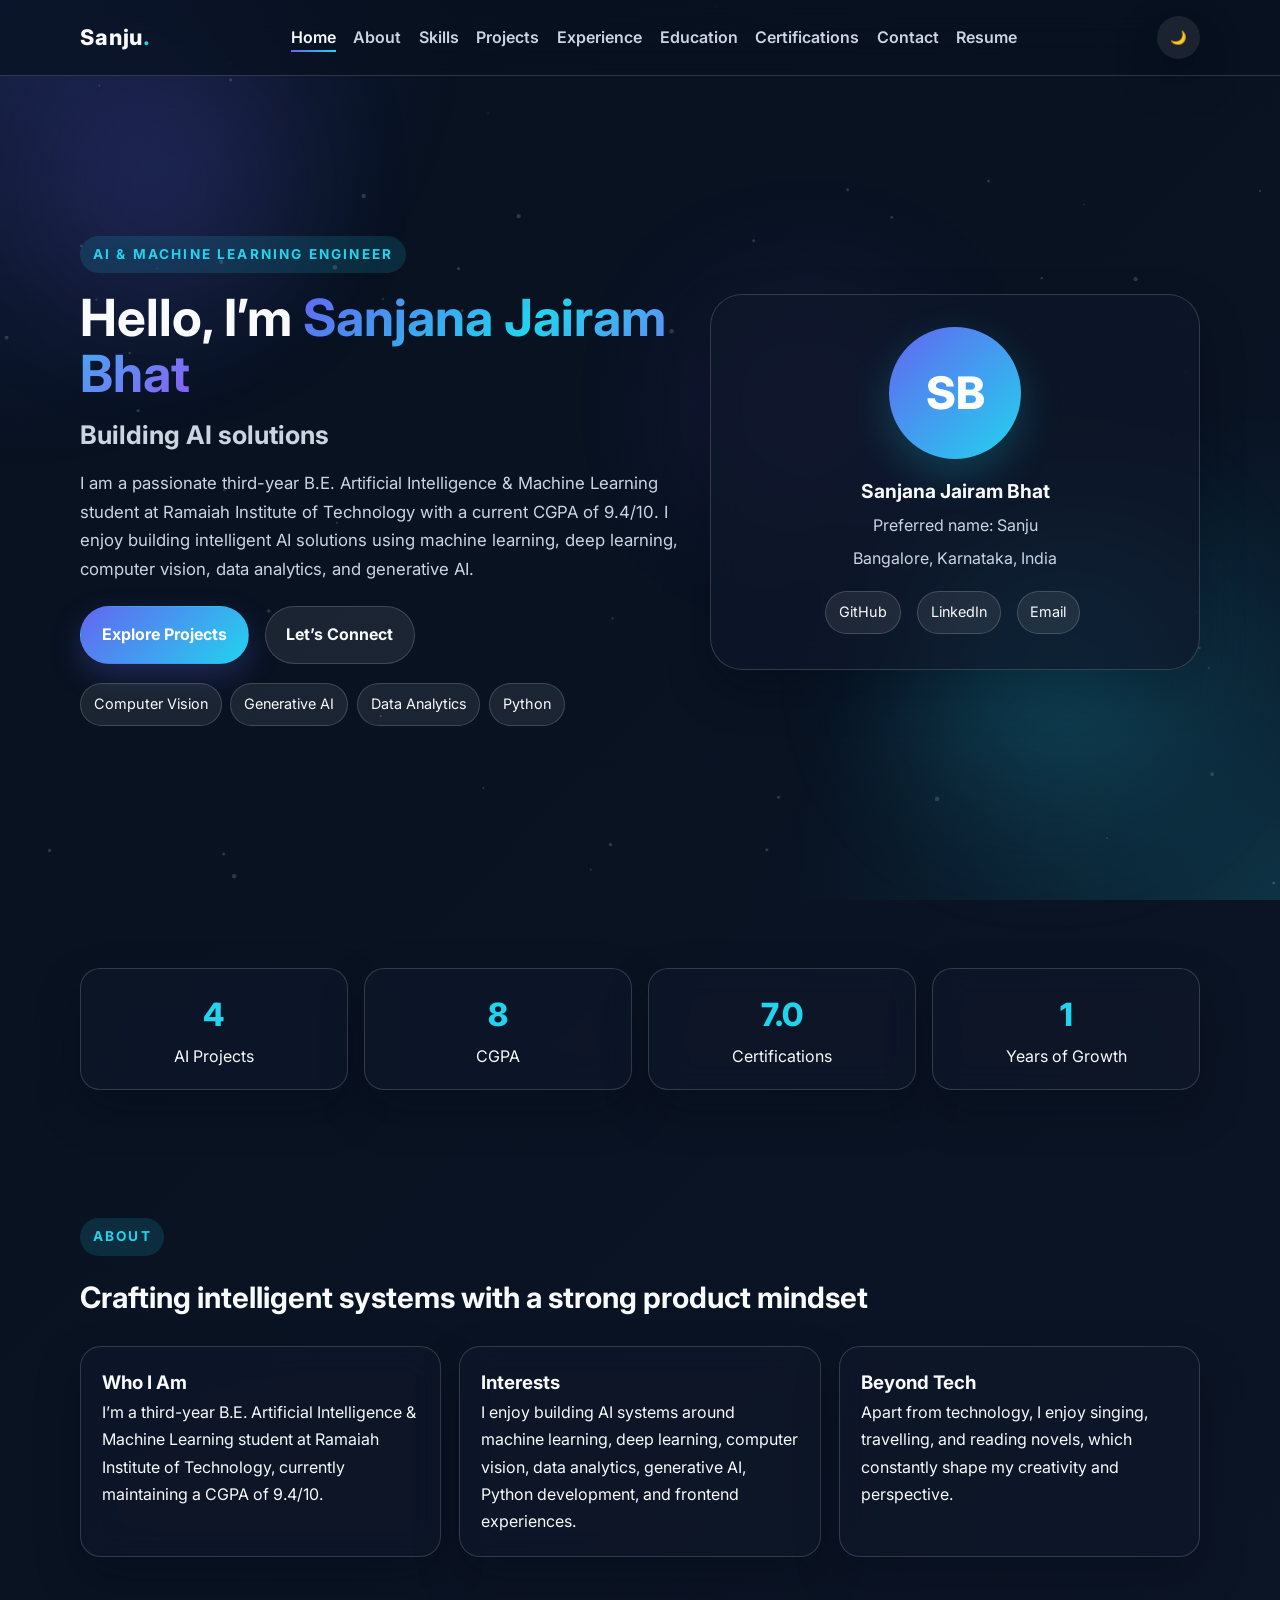
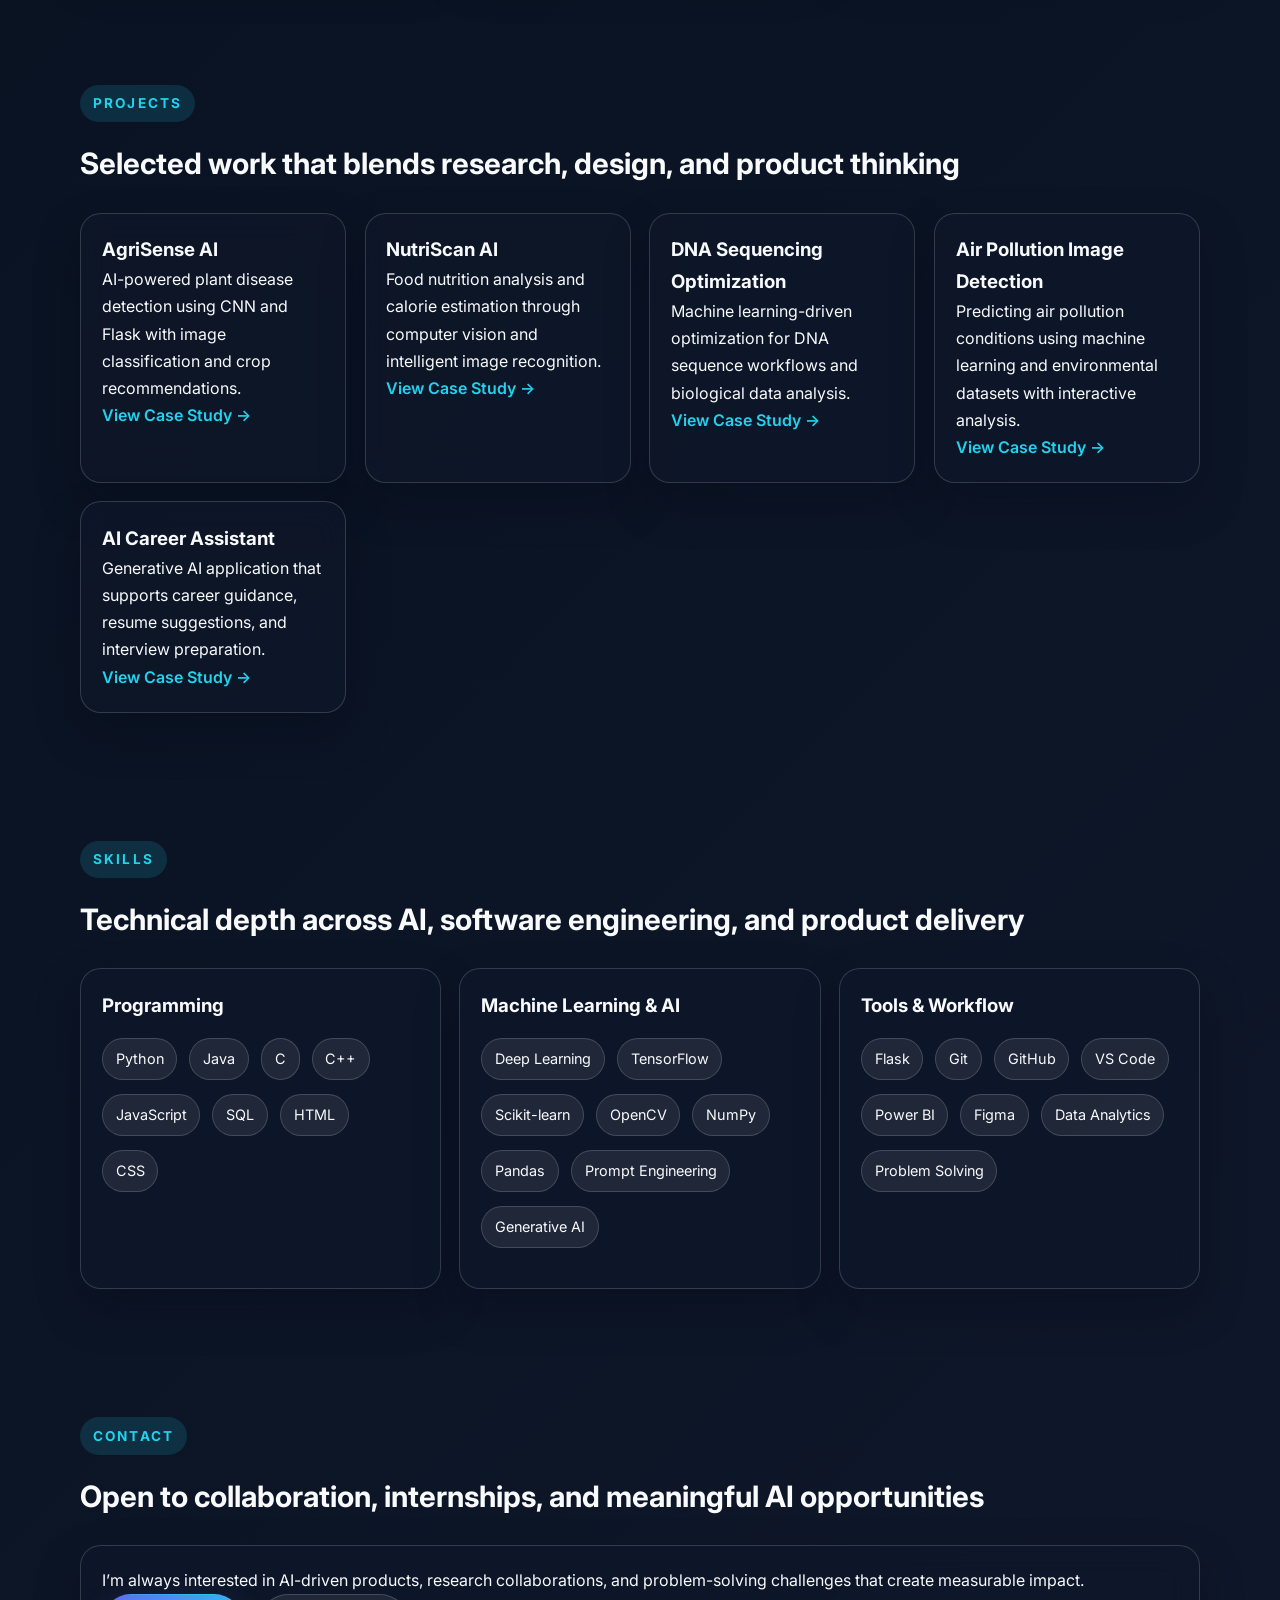
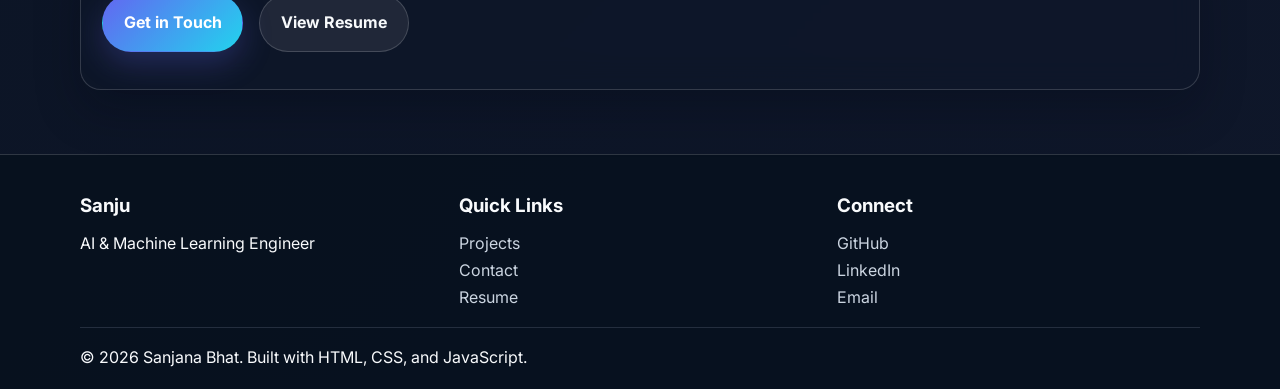
<file: index.html>
<!DOCTYPE html>
<html lang="en">
  <head>
    <meta charset="UTF-8" />
    <meta name="viewport" content="width=device-width, initial-scale=1.0" />
    <meta name="description" content="Sanjana Jairam Bhat is a third-year AI and Machine Learning student building solutions in computer vision, generative AI, data analytics, and practical product development." />
    <meta name="keywords" content="Sanjana Bhat, AI engineer, machine learning, computer vision, generative AI, portfolio" />
    <meta name="theme-color" content="#0f172a" />
    <title>Sanjana Bhat | AI & ML Portfolio</title>
    <link rel="preconnect" href="https://fonts.googleapis.com" />
    <link rel="preconnect" href="https://fonts.gstatic.com" crossorigin />
    <link href="https://fonts.googleapis.com/css2?family=Inter:wght@300;400;500;600;700;800&family=Poppins:wght@400;500;600;700&display=swap" rel="stylesheet" />
    <link rel="stylesheet" href="css/style.css" />
  </head>
  <body id="top">
    <div class="loading-screen" aria-hidden="true">
      <div class="loader"></div>
    </div>
    <canvas id="particle-canvas"></canvas>
    <div class="blob blob-1"></div>
    <div class="blob blob-2"></div>
    <div class="blob blob-3"></div>

    <header class="site-header">
      <nav class="navbar container">
        <a href="index.html" class="logo">Sanju<span>.</span></a>
        <button class="nav-toggle" aria-label="Toggle navigation" aria-expanded="false">
          <span></span><span></span><span></span>
        </button>
        <ul class="nav-links">
          <li><a href="index.html" class="active">Home</a></li>
          <li><a href="about.html">About</a></li>
          <li><a href="skills.html">Skills</a></li>
          <li><a href="projects.html">Projects</a></li>
          <li><a href="experience.html">Experience</a></li>
          <li><a href="education.html">Education</a></li>
          <li><a href="certifications.html">Certifications</a></li>
          <li><a href="contact.html">Contact</a></li>
          <li><a href="resume.html">Resume</a></li>
        </ul>
        <button class="theme-toggle" aria-label="Toggle dark mode">🌙</button>
      </nav>
    </header>

    <main>
      <section class="hero section-shell">
        <div class="container hero-grid">
          <div class="hero-content reveal">
            <p class="eyebrow">AI &amp; Machine Learning Engineer</p>
            <h1>Hello, I’m <span class="gradient-text">Sanjana Jairam Bhat</span></h1>
            <h2>Building <span class="typing-text">AI solutions</span></h2>
            <p class="hero-copy">
              I am a passionate third-year B.E. Artificial Intelligence &amp; Machine Learning student at Ramaiah Institute of Technology with a current CGPA of 9.4/10. I enjoy building intelligent AI solutions using machine learning, deep learning, computer vision, data analytics, and generative AI.
            </p>
            <div class="hero-actions">
              <a class="btn btn-primary" href="projects.html">Explore Projects</a>
              <a class="btn btn-secondary" href="contact.html">Let’s Connect</a>
            </div>
            <div class="hero-highlights">
              <span class="pill">Computer Vision</span>
              <span class="pill">Generative AI</span>
              <span class="pill">Data Analytics</span>
              <span class="pill">Python</span>
            </div>
          </div>

          <div class="hero-visual reveal">
            <div class="glass-panel avatar-card">
              <div class="avatar">SB</div>
              <h3 class="avatar-name">Sanjana Jairam Bhat</h3>
              <p class="avatar-role">Preferred name: Sanju</p>
              <p class="avatar-location">Bangalore, Karnataka, India</p>
              <div class="hero-socials">
                <a href="https://github.com/sanjanabhat846" target="_blank" rel="noreferrer">GitHub</a>
                <a href="https://linkedin.com/in/sanjana-bhat-24677a329" target="_blank" rel="noreferrer">LinkedIn</a>
                <a href="mailto:sanjanabhat846@gmail.com">Email</a>
              </div>
            </div>
          </div>
        </div>
      </section>

      <section class="section-shell">
        <div class="container stats-grid reveal">
          <article class="stat-card">
            <h3 class="counter" data-target="5">0</h3>
            <p>AI Projects</p>
          </article>
          <article class="stat-card">
            <h3 class="counter" data-target="9.4">0</h3>
            <p>CGPA</p>
          </article>
          <article class="stat-card">
            <h3 class="counter" data-target="9">0</h3>
            <p>Certifications</p>
          </article>
          <article class="stat-card">
            <h3 class="counter" data-target="2">0</h3>
            <p>Years of Growth</p>
          </article>
        </div>
      </section>

      <section class="section-shell">
        <div class="container">
          <div class="section-heading reveal">
            <p class="eyebrow">About</p>
            <h2>Crafting intelligent systems with a strong product mindset</h2>
          </div>
          <div class="card-grid reveal">
            <article class="feature-card">
              <h3>Who I Am</h3>
              <p>I’m a third-year B.E. Artificial Intelligence &amp; Machine Learning student at Ramaiah Institute of Technology, currently maintaining a CGPA of 9.4/10.</p>
            </article>
            <article class="feature-card">
              <h3>Interests</h3>
              <p>I enjoy building AI systems around machine learning, deep learning, computer vision, data analytics, generative AI, Python development, and frontend experiences.</p>
            </article>
            <article class="feature-card">
              <h3>Beyond Tech</h3>
              <p>Apart from technology, I enjoy singing, travelling, and reading novels, which constantly shape my creativity and perspective.</p>
            </article>
          </div>
        </div>
      </section>

      <section class="section-shell">
        <div class="container">
          <div class="section-heading reveal">
            <p class="eyebrow">Projects</p>
            <h2>Selected work that blends research, design, and product thinking</h2>
          </div>
          <div class="card-grid reveal">
            <article class="project-card">
              <h3>AgriSense AI</h3>
              <p>AI-powered plant disease detection using CNN and Flask with image classification and crop recommendations.</p>
              <a href="projects/agriai.html">View Case Study →</a>
            </article>
            <article class="project-card">
              <h3>NutriScan AI</h3>
              <p>Food nutrition analysis and calorie estimation through computer vision and intelligent image recognition.</p>
              <a href="projects/nutriscan.html">View Case Study →</a>
            </article>
            <article class="project-card">
              <h3>DNA Sequencing Optimization</h3>
              <p>Machine learning-driven optimization for DNA sequence workflows and biological data analysis.</p>
              <a href="projects/dna.html">View Case Study →</a>
            </article>
            <article class="project-card">
              <h3>Air Pollution Image Detection</h3>
              <p>Predicting air pollution conditions using machine learning and environmental datasets with interactive analysis.</p>
              <a href="projects/airpollution.html">View Case Study →</a>
            </article>
            <article class="project-card">
              <h3>AI Career Assistant</h3>
              <p>Generative AI application that supports career guidance, resume suggestions, and interview preparation.</p>
              <a href="projects/careerassistant.html">View Case Study →</a>
            </article>
          </div>
        </div>
      </section>

      <section class="section-shell">
        <div class="container">
          <div class="section-heading reveal">
            <p class="eyebrow">Skills</p>
            <h2>Technical depth across AI, software engineering, and product delivery</h2>
          </div>
          <div class="card-grid reveal">
            <article class="skill-card">
              <h3>Programming</h3>
              <div class="skill-list">
                <span class="pill">Python</span><span class="pill">Java</span><span class="pill">C</span><span class="pill">C++</span><span class="pill">JavaScript</span><span class="pill">SQL</span><span class="pill">HTML</span><span class="pill">CSS</span>
              </div>
            </article>
            <article class="skill-card">
              <h3>Machine Learning &amp; AI</h3>
              <div class="skill-list">
                <span class="pill">Deep Learning</span><span class="pill">TensorFlow</span><span class="pill">Scikit-learn</span><span class="pill">OpenCV</span><span class="pill">NumPy</span><span class="pill">Pandas</span><span class="pill">Prompt Engineering</span><span class="pill">Generative AI</span>
              </div>
            </article>
            <article class="skill-card">
              <h3>Tools &amp; Workflow</h3>
              <div class="skill-list">
                <span class="pill">Flask</span><span class="pill">Git</span><span class="pill">GitHub</span><span class="pill">VS Code</span><span class="pill">Power BI</span><span class="pill">Figma</span><span class="pill">Data Analytics</span><span class="pill">Problem Solving</span>
              </div>
            </article>
          </div>
        </div>
      </section>

      <section class="section-shell">
        <div class="container">
          <div class="section-heading reveal">
            <p class="eyebrow">Contact</p>
            <h2>Open to collaboration, internships, and meaningful AI opportunities</h2>
          </div>
          <div class="contact-card reveal">
            <p>I’m always interested in AI-driven products, research collaborations, and problem-solving challenges that create measurable impact.</p>
            <div class="hero-actions">
              <a class="btn btn-primary" href="contact.html">Get in Touch</a>
              <a class="btn btn-secondary" href="resume.html">View Resume</a>
            </div>
          </div>
        </div>
      </section>
    </main>

    <footer class="site-footer">
      <div class="container footer-grid">
        <div>
          <h3>Sanju</h3>
          <p>AI &amp; Machine Learning Engineer</p>
        </div>
        <div>
          <h3>Quick Links</h3>
          <ul>
            <li><a href="projects.html">Projects</a></li>
            <li><a href="contact.html">Contact</a></li>
            <li><a href="resume.html">Resume</a></li>
          </ul>
        </div>
        <div>
          <h3>Connect</h3>
          <ul>
            <li><a href="https://github.com/sanjanabhat846" target="_blank" rel="noreferrer">GitHub</a></li>
            <li><a href="https://linkedin.com/in/sanjana-bhat-24677a329" target="_blank" rel="noreferrer">LinkedIn</a></li>
            <li><a href="mailto:sanjanabhat846@gmail.com">Email</a></li>
          </ul>
        </div>
      </div>
      <div class="container footer-bottom">
        <p>© 2026 Sanjana Bhat. Built with HTML, CSS, and JavaScript.</p>
        <a href="#top" class="back-to-top">↑ Back to top</a>
      </div>
    </footer>

    <script src="js/script.js"></script>
  </body>
</html>
</file>
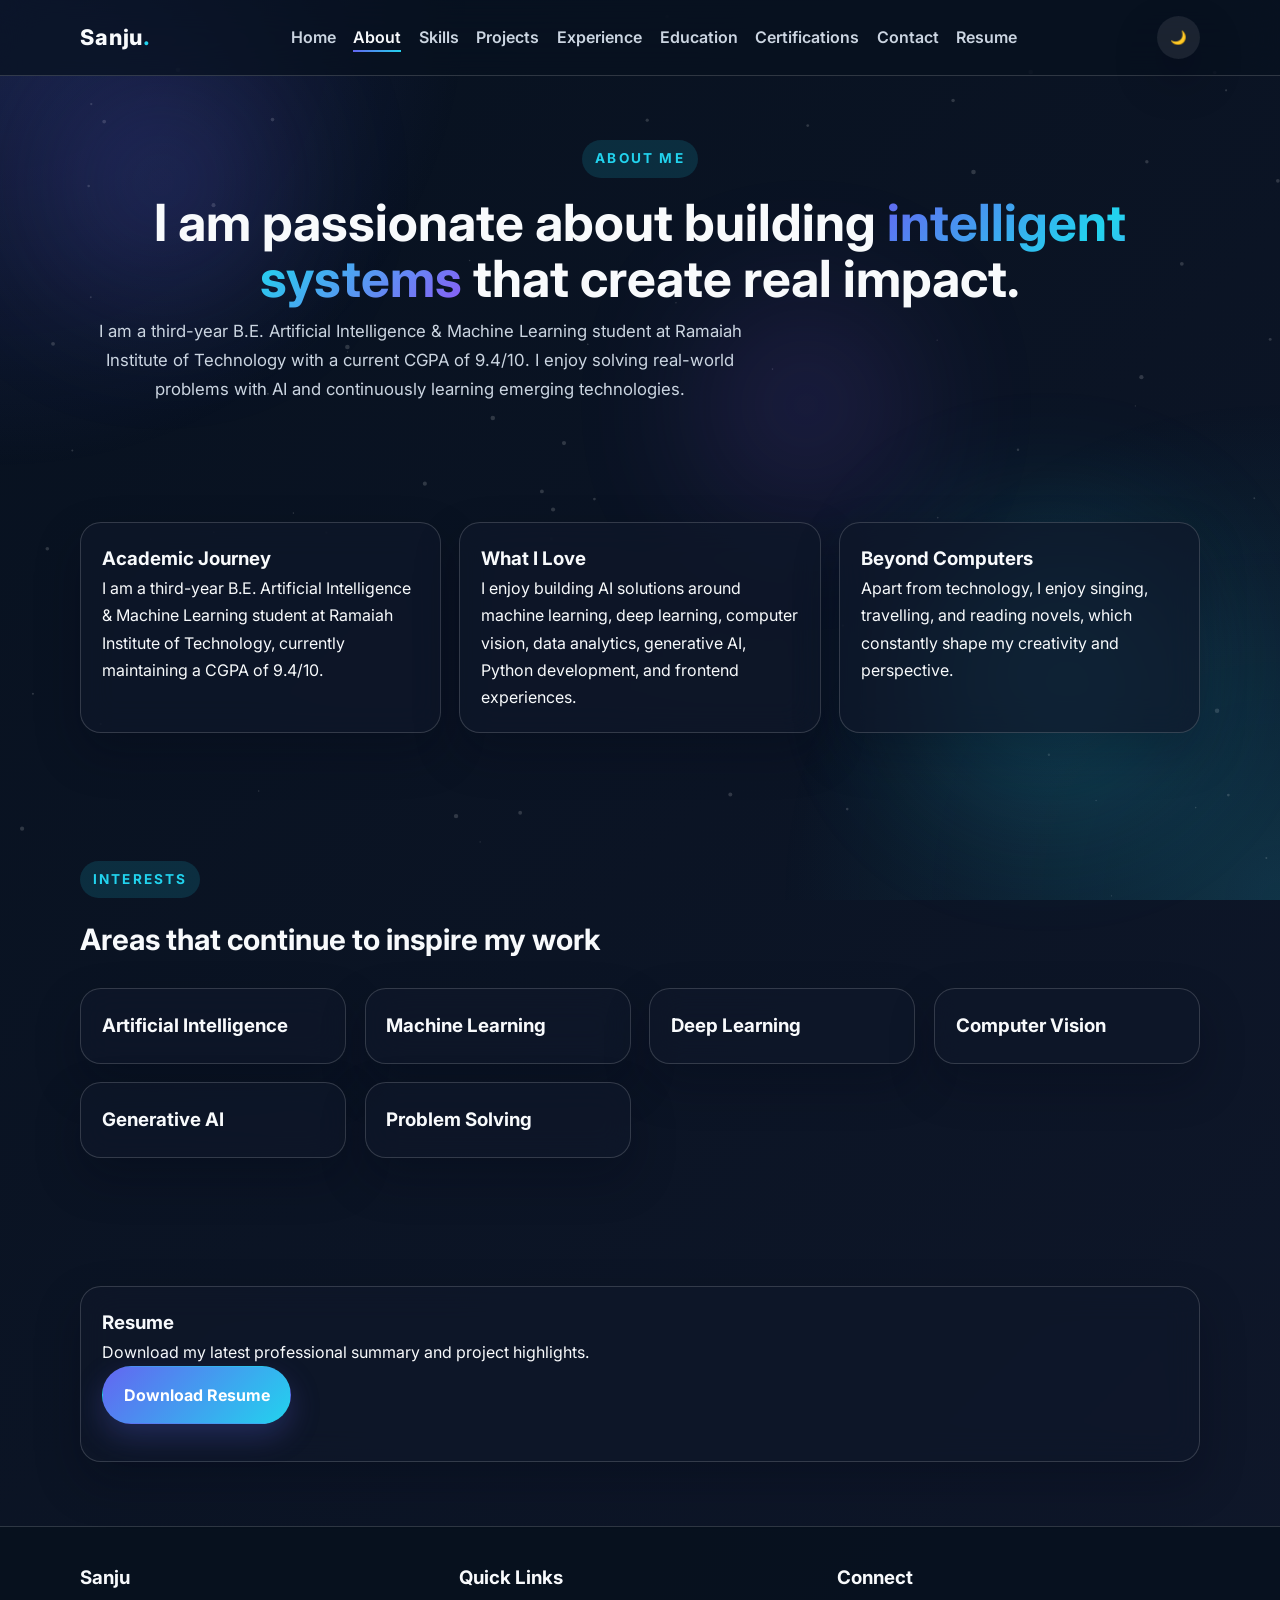
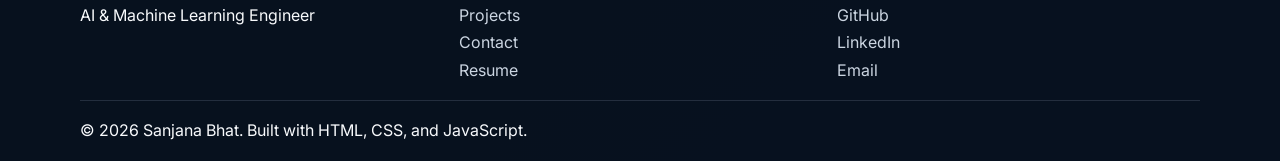
<file: about.html>
<!DOCTYPE html>
<html lang="en">
  <head>
    <meta charset="UTF-8" />
    <meta name="viewport" content="width=device-width, initial-scale=1.0" />
    <meta name="description" content="About Sanjana Jairam Bhat, a third-year AI and Machine Learning student focused on real-world problem solving and practical innovation." />
    <meta name="keywords" content="Sanjana Bhat, about me, AI student, machine learning, Ramaiah Institute of Technology" />
    <meta name="theme-color" content="#0f172a" />
    <title>About | Sanjana Bhat</title>
    <link rel="preconnect" href="https://fonts.googleapis.com" />
    <link rel="preconnect" href="https://fonts.gstatic.com" crossorigin />
    <link href="https://fonts.googleapis.com/css2?family=Inter:wght@300;400;500;600;700;800&family=Poppins:wght@400;500;600;700&display=swap" rel="stylesheet" />
    <link rel="stylesheet" href="css/style.css" />
  </head>
  <body id="top">
    <div class="loading-screen" aria-hidden="true">
      <div class="loader"></div>
    </div>
    <canvas id="particle-canvas"></canvas>
    <div class="blob blob-1"></div>
    <div class="blob blob-2"></div>
    <div class="blob blob-3"></div>

    <header class="site-header">
      <nav class="navbar container">
        <a href="index.html" class="logo">Sanju<span>.</span></a>
        <button class="nav-toggle" aria-label="Toggle navigation" aria-expanded="false">
          <span></span><span></span><span></span>
        </button>
        <ul class="nav-links">
          <li><a href="index.html">Home</a></li>
          <li><a href="about.html" class="active">About</a></li>
          <li><a href="skills.html">Skills</a></li>
          <li><a href="projects.html">Projects</a></li>
          <li><a href="experience.html">Experience</a></li>
          <li><a href="education.html">Education</a></li>
          <li><a href="certifications.html">Certifications</a></li>
          <li><a href="contact.html">Contact</a></li>
          <li><a href="resume.html">Resume</a></li>
        </ul>
        <button class="theme-toggle" aria-label="Toggle dark mode">🌙</button>
      </nav>
    </header>

    <main>
      <section class="inner-hero">
        <div class="container reveal">
          <p class="eyebrow">About Me</p>
          <h1>I am passionate about building <span class="gradient-text">intelligent systems</span> that create real impact.</h1>
          <p class="hero-copy">I am a third-year B.E. Artificial Intelligence &amp; Machine Learning student at Ramaiah Institute of Technology with a current CGPA of 9.4/10. I enjoy solving real-world problems with AI and continuously learning emerging technologies.</p>
        </div>
      </section>

      <section class="section-shell">
        <div class="container">
          <div class="card-grid reveal">
            <article class="feature-card">
              <h3>Academic Journey</h3>
              <p>I am a third-year B.E. Artificial Intelligence &amp; Machine Learning student at Ramaiah Institute of Technology, currently maintaining a CGPA of 9.4/10.</p>
            </article>
            <article class="feature-card">
              <h3>What I Love</h3>
              <p>I enjoy building AI solutions around machine learning, deep learning, computer vision, data analytics, generative AI, Python development, and frontend experiences.</p>
            </article>
            <article class="feature-card">
              <h3>Beyond Computers</h3>
              <p>Apart from technology, I enjoy singing, travelling, and reading novels, which constantly shape my creativity and perspective.</p>
            </article>
          </div>
        </div>
      </section>

      <section class="section-shell">
        <div class="container">
          <div class="section-heading reveal">
            <p class="eyebrow">Interests</p>
            <h2>Areas that continue to inspire my work</h2>
          </div>
          <div class="card-grid reveal">
            <article class="feature-card"><h3>Artificial Intelligence</h3></article>
            <article class="feature-card"><h3>Machine Learning</h3></article>
            <article class="feature-card"><h3>Deep Learning</h3></article>
            <article class="feature-card"><h3>Computer Vision</h3></article>
            <article class="feature-card"><h3>Generative AI</h3></article>
            <article class="feature-card"><h3>Problem Solving</h3></article>
          </div>
        </div>
      </section>

      <section class="section-shell">
        <div class="container reveal">
          <div class="contact-card">
            <h3>Resume</h3>
            <p>Download my latest professional summary and project highlights.</p>
            <div class="hero-actions">
              <a class="btn btn-primary" href="images/Sanjana_Bhat_Resume%20(2).pdf" target="_blank" rel="noreferrer">Download Resume</a>
            </div>
          </div>
        </div>
      </section>
    </main>

    <footer class="site-footer">
      <div class="container footer-grid">
        <div>
          <h3>Sanju</h3>
          <p>AI &amp; Machine Learning Engineer</p>
        </div>
        <div>
          <h3>Quick Links</h3>
          <ul>
            <li><a href="projects.html">Projects</a></li>
            <li><a href="contact.html">Contact</a></li>
            <li><a href="resume.html">Resume</a></li>
          </ul>
        </div>
        <div>
          <h3>Connect</h3>
          <ul>
            <li><a href="https://github.com/sanjanabhat846" target="_blank" rel="noreferrer">GitHub</a></li>
            <li><a href="https://linkedin.com/in/sanjana-bhat-24677a329" target="_blank" rel="noreferrer">LinkedIn</a></li>
            <li><a href="mailto:sanjanabhat846@gmail.com">Email</a></li>
          </ul>
        </div>
      </div>
      <div class="container footer-bottom">
        <p>© 2026 Sanjana Bhat. Built with HTML, CSS, and JavaScript.</p>
        <a href="#top" class="back-to-top">↑ Back to top</a>
      </div>
    </footer>

    <script src="js/script.js"></script>
  </body>
</html>
</file>
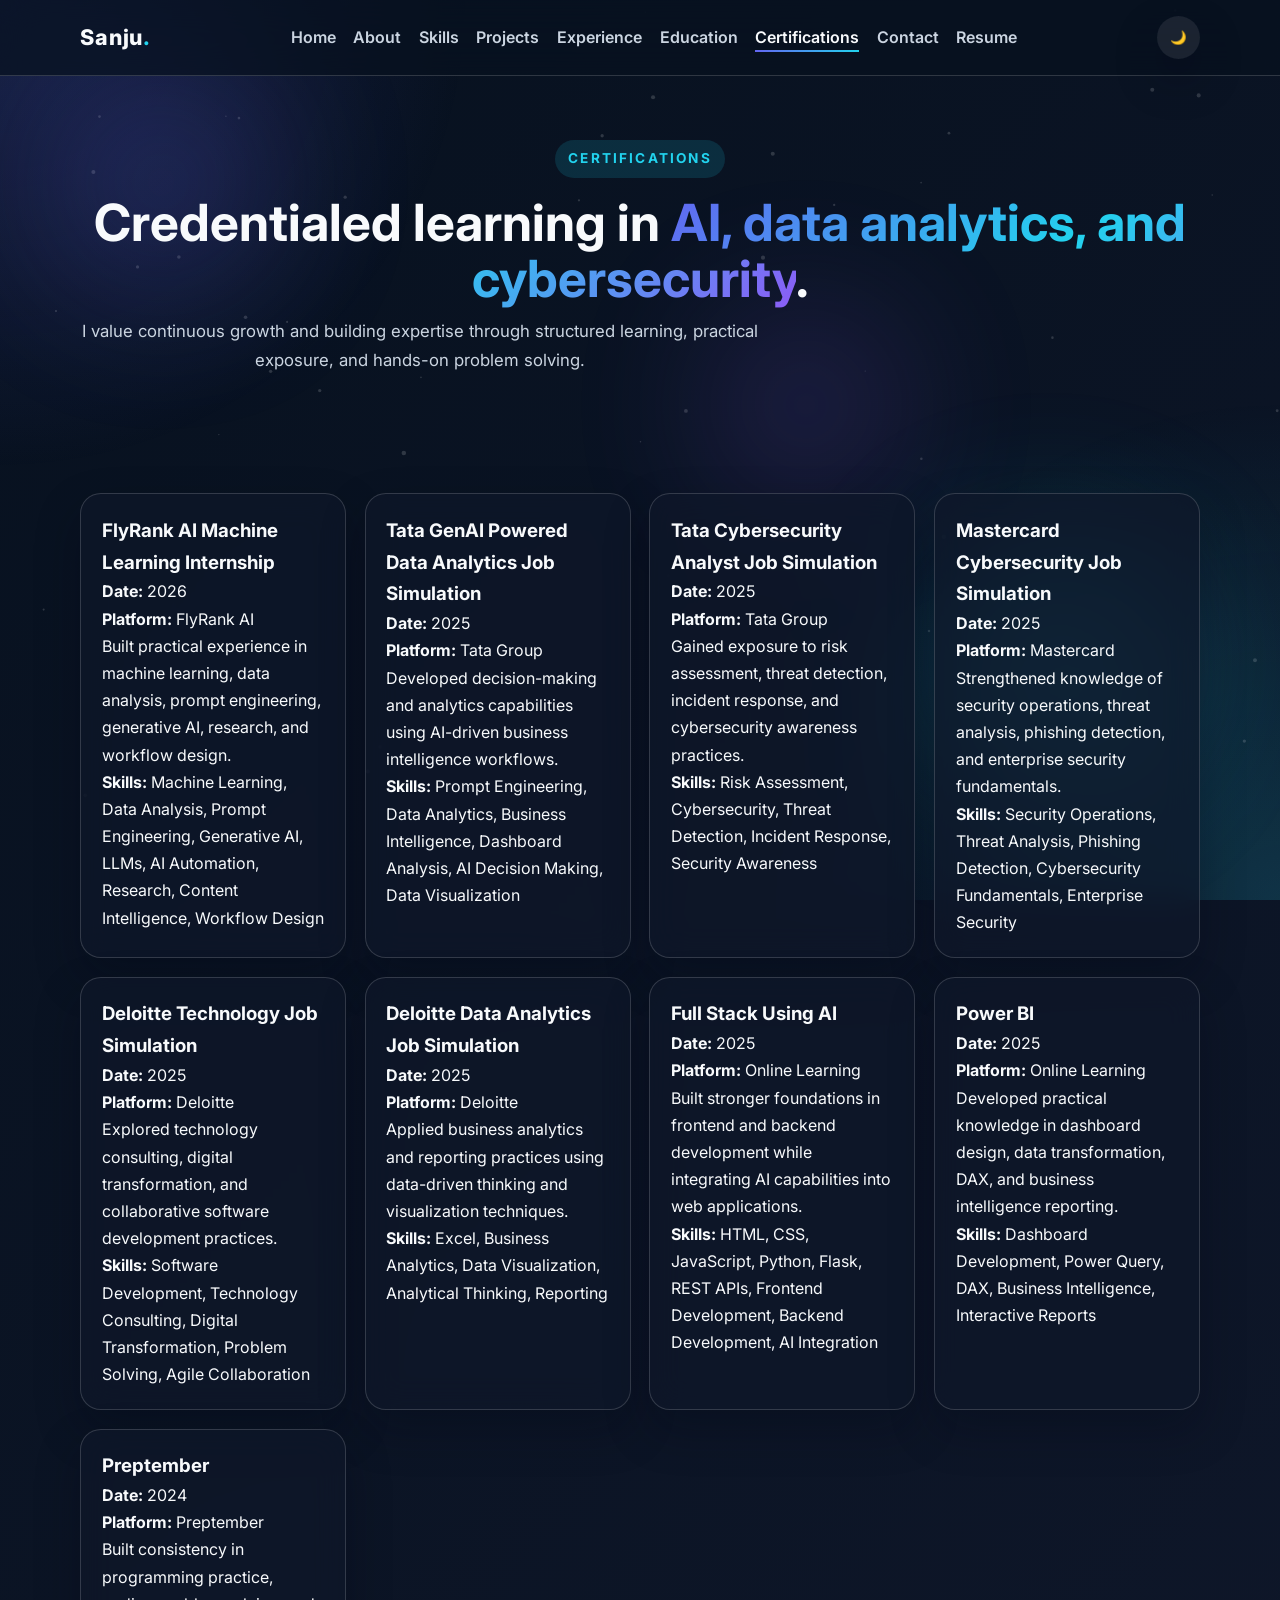
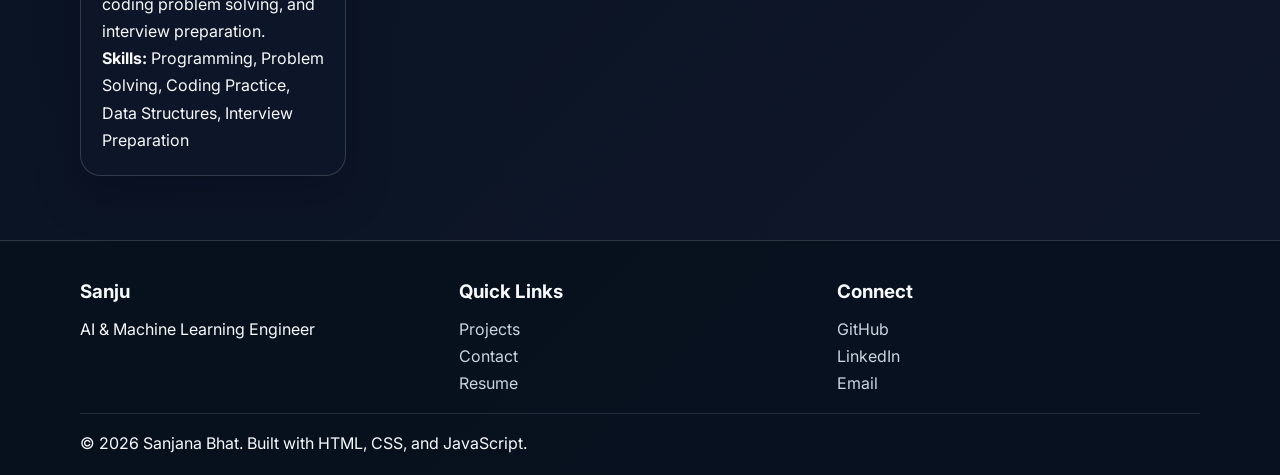
<file: certifications.html>
<!DOCTYPE html>
<html lang="en">
  <head>
    <meta charset="UTF-8" />
    <meta name="viewport" content="width=device-width, initial-scale=1.0" />
    <meta name="description" content="Certifications earned by Sanjana Jairam Bhat in AI, cybersecurity, data analytics, and software development." />
    <meta name="keywords" content="Sanjana Bhat, certifications, GenAI, cybersecurity, Preptember" />
    <meta name="theme-color" content="#0f172a" />
    <title>Certifications | Sanjana Bhat</title>
    <link rel="preconnect" href="https://fonts.googleapis.com" />
    <link rel="preconnect" href="https://fonts.gstatic.com" crossorigin />
    <link href="https://fonts.googleapis.com/css2?family=Inter:wght@300;400;500;600;700;800&family=Poppins:wght@400;500;600;700&display=swap" rel="stylesheet" />
    <link rel="stylesheet" href="css/style.css" />
  </head>
  <body id="top">
    <div class="loading-screen" aria-hidden="true">
      <div class="loader"></div>
    </div>
    <canvas id="particle-canvas"></canvas>
    <div class="blob blob-1"></div>
    <div class="blob blob-2"></div>
    <div class="blob blob-3"></div>

    <header class="site-header">
      <nav class="navbar container">
        <a href="index.html" class="logo">Sanju<span>.</span></a>
        <button class="nav-toggle" aria-label="Toggle navigation" aria-expanded="false">
          <span></span><span></span><span></span>
        </button>
        <ul class="nav-links">
          <li><a href="index.html">Home</a></li>
          <li><a href="about.html">About</a></li>
          <li><a href="skills.html">Skills</a></li>
          <li><a href="projects.html">Projects</a></li>
          <li><a href="experience.html">Experience</a></li>
          <li><a href="education.html">Education</a></li>
          <li><a href="certifications.html" class="active">Certifications</a></li>
          <li><a href="contact.html">Contact</a></li>
          <li><a href="resume.html">Resume</a></li>
        </ul>
        <button class="theme-toggle" aria-label="Toggle dark mode">🌙</button>
      </nav>
    </header>

    <main>
      <section class="inner-hero">
        <div class="container reveal">
          <p class="eyebrow">Certifications</p>
          <h1>Credentialed learning in <span class="gradient-text">AI, data analytics, and cybersecurity</span>.</h1>
          <p class="hero-copy">I value continuous growth and building expertise through structured learning, practical exposure, and hands-on problem solving.</p>
        </div>
      </section>

      <section class="section-shell">
        <div class="container">
          <div class="card-grid reveal">
            <article class="feature-card">
              <h3>FlyRank AI Machine Learning Internship</h3>
              <p><strong>Date:</strong> 2026</p>
              <p><strong>Platform:</strong> FlyRank AI</p>
              <p>Built practical experience in machine learning, data analysis, prompt engineering, generative AI, research, and workflow design.</p>
              <p><strong>Skills:</strong> Machine Learning, Data Analysis, Prompt Engineering, Generative AI, LLMs, AI Automation, Research, Content Intelligence, Workflow Design</p>
            </article>
            <article class="feature-card">
              <h3>Tata GenAI Powered Data Analytics Job Simulation</h3>
              <p><strong>Date:</strong> 2025</p>
              <p><strong>Platform:</strong> Tata Group</p>
              <p>Developed decision-making and analytics capabilities using AI-driven business intelligence workflows.</p>
              <p><strong>Skills:</strong> Prompt Engineering, Data Analytics, Business Intelligence, Dashboard Analysis, AI Decision Making, Data Visualization</p>
            </article>
            <article class="feature-card">
              <h3>Tata Cybersecurity Analyst Job Simulation</h3>
              <p><strong>Date:</strong> 2025</p>
              <p><strong>Platform:</strong> Tata Group</p>
              <p>Gained exposure to risk assessment, threat detection, incident response, and cybersecurity awareness practices.</p>
              <p><strong>Skills:</strong> Risk Assessment, Cybersecurity, Threat Detection, Incident Response, Security Awareness</p>
            </article>
            <article class="feature-card">
              <h3>Mastercard Cybersecurity Job Simulation</h3>
              <p><strong>Date:</strong> 2025</p>
              <p><strong>Platform:</strong> Mastercard</p>
              <p>Strengthened knowledge of security operations, threat analysis, phishing detection, and enterprise security fundamentals.</p>
              <p><strong>Skills:</strong> Security Operations, Threat Analysis, Phishing Detection, Cybersecurity Fundamentals, Enterprise Security</p>
            </article>
            <article class="feature-card">
              <h3>Deloitte Technology Job Simulation</h3>
              <p><strong>Date:</strong> 2025</p>
              <p><strong>Platform:</strong> Deloitte</p>
              <p>Explored technology consulting, digital transformation, and collaborative software development practices.</p>
              <p><strong>Skills:</strong> Software Development, Technology Consulting, Digital Transformation, Problem Solving, Agile Collaboration</p>
            </article>
            <article class="feature-card">
              <h3>Deloitte Data Analytics Job Simulation</h3>
              <p><strong>Date:</strong> 2025</p>
              <p><strong>Platform:</strong> Deloitte</p>
              <p>Applied business analytics and reporting practices using data-driven thinking and visualization techniques.</p>
              <p><strong>Skills:</strong> Excel, Business Analytics, Data Visualization, Analytical Thinking, Reporting</p>
            </article>
            <article class="feature-card">
              <h3>Full Stack Using AI</h3>
              <p><strong>Date:</strong> 2025</p>
              <p><strong>Platform:</strong> Online Learning</p>
              <p>Built stronger foundations in frontend and backend development while integrating AI capabilities into web applications.</p>
              <p><strong>Skills:</strong> HTML, CSS, JavaScript, Python, Flask, REST APIs, Frontend Development, Backend Development, AI Integration</p>
            </article>
            <article class="feature-card">
              <h3>Power BI</h3>
              <p><strong>Date:</strong> 2025</p>
              <p><strong>Platform:</strong> Online Learning</p>
              <p>Developed practical knowledge in dashboard design, data transformation, DAX, and business intelligence reporting.</p>
              <p><strong>Skills:</strong> Dashboard Development, Power Query, DAX, Business Intelligence, Interactive Reports</p>
            </article>
            <article class="feature-card">
              <h3>Preptember</h3>
              <p><strong>Date:</strong> 2024</p>
              <p><strong>Platform:</strong> Preptember</p>
              <p>Built consistency in programming practice, coding problem solving, and interview preparation.</p>
              <p><strong>Skills:</strong> Programming, Problem Solving, Coding Practice, Data Structures, Interview Preparation</p>
            </article>
          </div>
        </div>
      </section>
    </main>

    <footer class="site-footer">
      <div class="container footer-grid">
        <div>
          <h3>Sanju</h3>
          <p>AI &amp; Machine Learning Engineer</p>
        </div>
        <div>
          <h3>Quick Links</h3>
          <ul>
            <li><a href="projects.html">Projects</a></li>
            <li><a href="contact.html">Contact</a></li>
            <li><a href="resume.html">Resume</a></li>
          </ul>
        </div>
        <div>
          <h3>Connect</h3>
          <ul>
            <li><a href="https://github.com/sanjanabhat846" target="_blank" rel="noreferrer">GitHub</a></li>
            <li><a href="https://linkedin.com/in/sanjana-bhat-24677a329" target="_blank" rel="noreferrer">LinkedIn</a></li>
            <li><a href="mailto:sanjanabhat846@gmail.com">Email</a></li>
          </ul>
        </div>
      </div>
      <div class="container footer-bottom">
        <p>© 2026 Sanjana Bhat. Built with HTML, CSS, and JavaScript.</p>
        <a href="#top" class="back-to-top">↑ Back to top</a>
      </div>
    </footer>

    <script src="js/script.js"></script>
  </body>
</html>
</file>
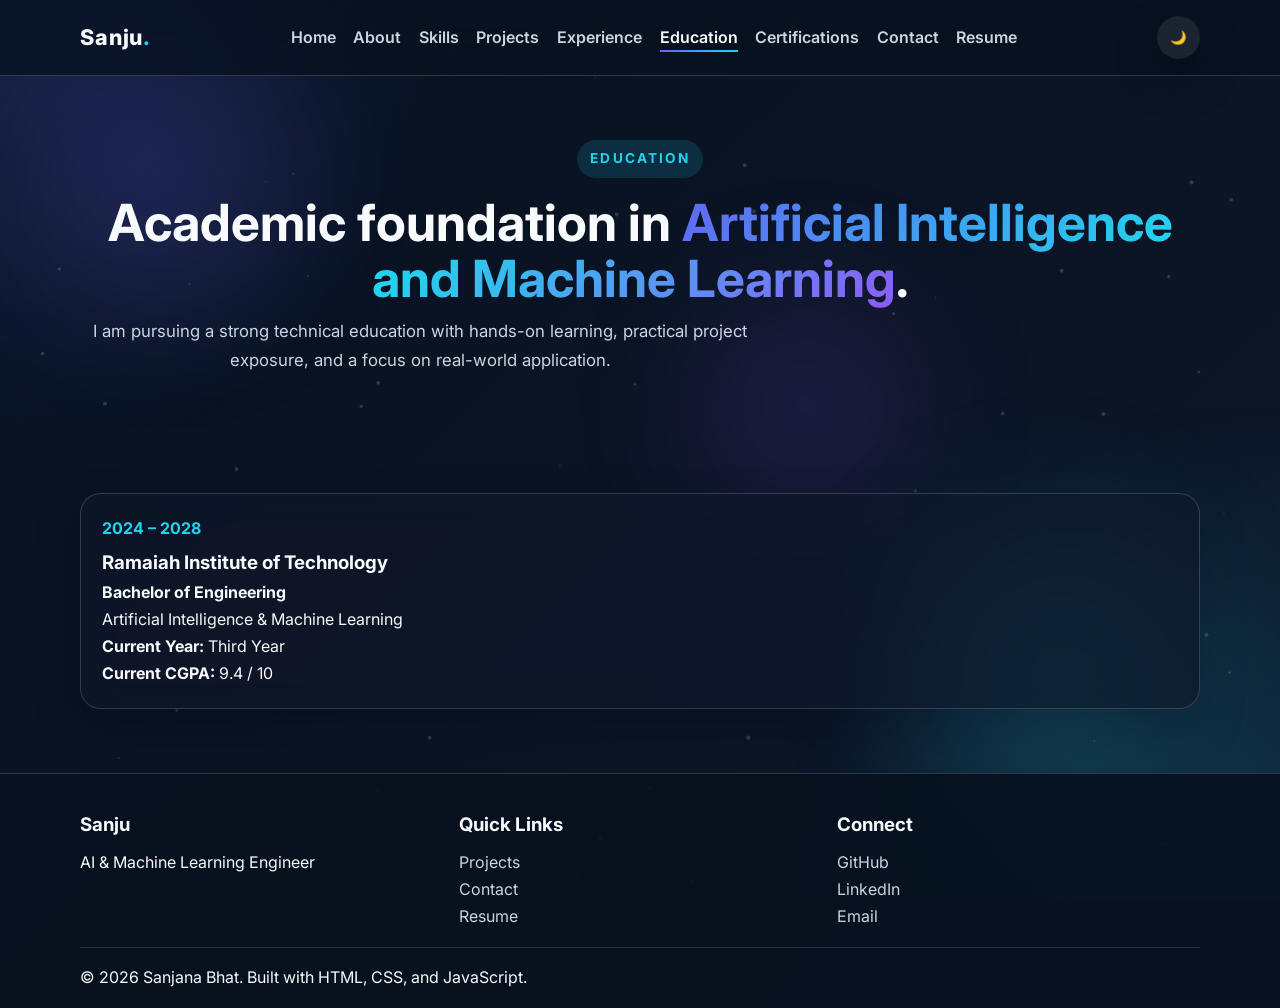
<file: education.html>
<!DOCTYPE html>
<html lang="en">
  <head>
    <meta charset="UTF-8" />
    <meta name="viewport" content="width=device-width, initial-scale=1.0" />
    <meta name="description" content="Education background of Sanjana Jairam Bhat in Artificial Intelligence and Machine Learning." />
    <meta name="keywords" content="Sanjana Bhat, education, Ramaiah Institute of Technology, AI and ML" />
    <meta name="theme-color" content="#0f172a" />
    <title>Education | Sanjana Bhat</title>
    <link rel="preconnect" href="https://fonts.googleapis.com" />
    <link rel="preconnect" href="https://fonts.gstatic.com" crossorigin />
    <link href="https://fonts.googleapis.com/css2?family=Inter:wght@300;400;500;600;700;800&family=Poppins:wght@400;500;600;700&display=swap" rel="stylesheet" />
    <link rel="stylesheet" href="css/style.css" />
  </head>
  <body id="top">
    <div class="loading-screen" aria-hidden="true">
      <div class="loader"></div>
    </div>
    <canvas id="particle-canvas"></canvas>
    <div class="blob blob-1"></div>
    <div class="blob blob-2"></div>
    <div class="blob blob-3"></div>

    <header class="site-header">
      <nav class="navbar container">
        <a href="index.html" class="logo">Sanju<span>.</span></a>
        <button class="nav-toggle" aria-label="Toggle navigation" aria-expanded="false">
          <span></span><span></span><span></span>
        </button>
        <ul class="nav-links">
          <li><a href="index.html">Home</a></li>
          <li><a href="about.html">About</a></li>
          <li><a href="skills.html">Skills</a></li>
          <li><a href="projects.html">Projects</a></li>
          <li><a href="experience.html">Experience</a></li>
          <li><a href="education.html" class="active">Education</a></li>
          <li><a href="certifications.html">Certifications</a></li>
          <li><a href="contact.html">Contact</a></li>
          <li><a href="resume.html">Resume</a></li>
        </ul>
        <button class="theme-toggle" aria-label="Toggle dark mode">🌙</button>
      </nav>
    </header>

    <main>
      <section class="inner-hero">
        <div class="container reveal">
          <p class="eyebrow">Education</p>
          <h1>Academic foundation in <span class="gradient-text">Artificial Intelligence and Machine Learning</span>.</h1>
          <p class="hero-copy">I am pursuing a strong technical education with hands-on learning, practical project exposure, and a focus on real-world application.</p>
        </div>
      </section>

      <section class="section-shell">
        <div class="container">
          <div class="card-grid reveal">
            <article class="feature-card">
              <p class="timeline-date">2024 – 2028</p>
              <h3>Ramaiah Institute of Technology</h3>
              <p><strong>Bachelor of Engineering</strong></p>
              <p>Artificial Intelligence &amp; Machine Learning</p>
              <p><strong>Current Year:</strong> Third Year</p>
              <p><strong>Current CGPA:</strong> 9.4 / 10</p>
            </article>
          </div>
        </div>
      </section>
    </main>

    <footer class="site-footer">
      <div class="container footer-grid">
        <div>
          <h3>Sanju</h3>
          <p>AI &amp; Machine Learning Engineer</p>
        </div>
        <div>
          <h3>Quick Links</h3>
          <ul>
            <li><a href="projects.html">Projects</a></li>
            <li><a href="contact.html">Contact</a></li>
            <li><a href="resume.html">Resume</a></li>
          </ul>
        </div>
        <div>
          <h3>Connect</h3>
          <ul>
            <li><a href="https://github.com/sanjanabhat846" target="_blank" rel="noreferrer">GitHub</a></li>
            <li><a href="https://linkedin.com/in/sanjana-bhat-24677a329" target="_blank" rel="noreferrer">LinkedIn</a></li>
            <li><a href="mailto:sanjanabhat846@gmail.com">Email</a></li>
          </ul>
        </div>
      </div>
      <div class="container footer-bottom">
        <p>© 2026 Sanjana Bhat. Built with HTML, CSS, and JavaScript.</p>
        <a href="#top" class="back-to-top">↑ Back to top</a>
      </div>
    </footer>

    <script src="js/script.js"></script>
  </body>
</html>
</file>
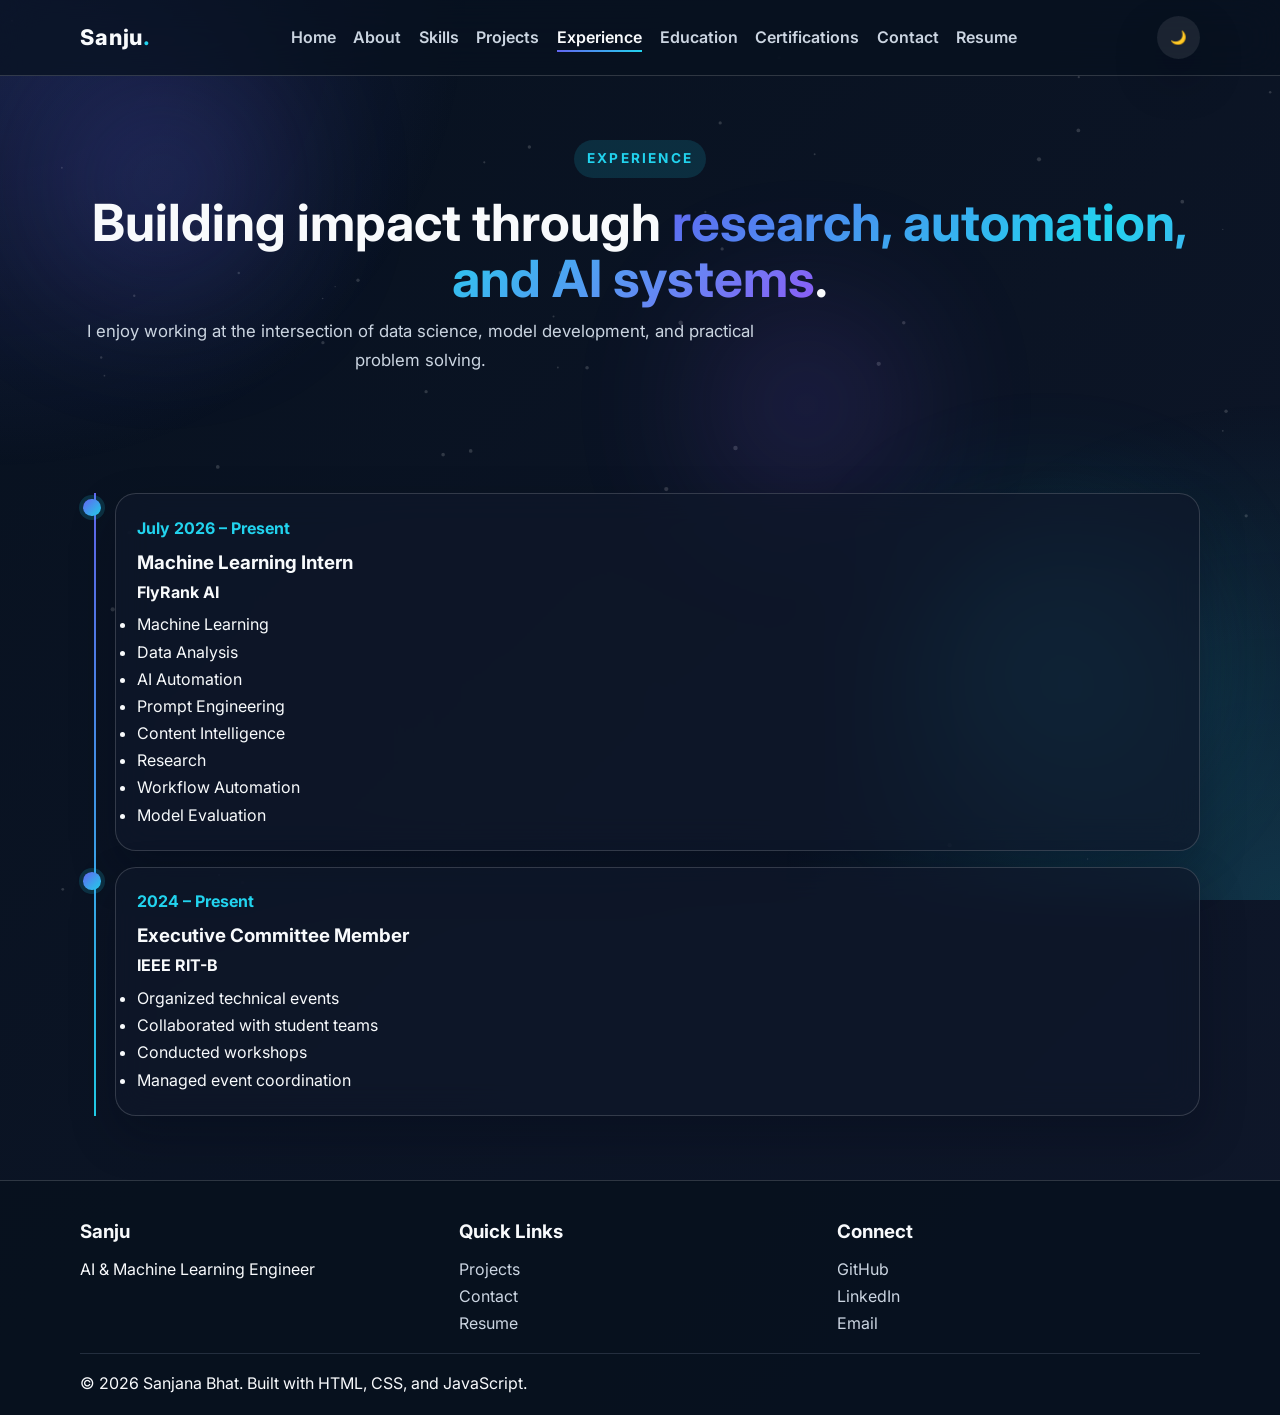
<file: experience.html>
<!DOCTYPE html>
<html lang="en">
  <head>
    <meta charset="UTF-8" />
    <meta name="viewport" content="width=device-width, initial-scale=1.0" />
    <meta name="description" content="Experience highlights of Sanjana Jairam Bhat as an AI and Machine Learning student and intern." />
    <meta name="keywords" content="Sanjana Bhat, experience, AI internship, machine learning intern, FlyRank AI" />
    <meta name="theme-color" content="#0f172a" />
    <title>Experience | Sanjana Bhat</title>
    <link rel="preconnect" href="https://fonts.googleapis.com" />
    <link rel="preconnect" href="https://fonts.gstatic.com" crossorigin />
    <link href="https://fonts.googleapis.com/css2?family=Inter:wght@300;400;500;600;700;800&family=Poppins:wght@400;500;600;700&display=swap" rel="stylesheet" />
    <link rel="stylesheet" href="css/style.css" />
  </head>
  <body id="top">
    <div class="loading-screen" aria-hidden="true">
      <div class="loader"></div>
    </div>
    <canvas id="particle-canvas"></canvas>
    <div class="blob blob-1"></div>
    <div class="blob blob-2"></div>
    <div class="blob blob-3"></div>

    <header class="site-header">
      <nav class="navbar container">
        <a href="index.html" class="logo">Sanju<span>.</span></a>
        <button class="nav-toggle" aria-label="Toggle navigation" aria-expanded="false">
          <span></span><span></span><span></span>
        </button>
        <ul class="nav-links">
          <li><a href="index.html">Home</a></li>
          <li><a href="about.html">About</a></li>
          <li><a href="skills.html">Skills</a></li>
          <li><a href="projects.html">Projects</a></li>
          <li><a href="experience.html" class="active">Experience</a></li>
          <li><a href="education.html">Education</a></li>
          <li><a href="certifications.html">Certifications</a></li>
          <li><a href="contact.html">Contact</a></li>
          <li><a href="resume.html">Resume</a></li>
        </ul>
        <button class="theme-toggle" aria-label="Toggle dark mode">🌙</button>
      </nav>
    </header>

    <main>
      <section class="inner-hero">
        <div class="container reveal">
          <p class="eyebrow">Experience</p>
          <h1>Building impact through <span class="gradient-text">research, automation, and AI systems</span>.</h1>
          <p class="hero-copy">I enjoy working at the intersection of data science, model development, and practical problem solving.</p>
        </div>
      </section>

      <section class="section-shell">
        <div class="container">
          <div class="timeline reveal">
            <article class="timeline-item">
              <div class="timeline-marker"></div>
              <div class="timeline-card">
                <p class="timeline-date">July 2026 – Present</p>
                <h3>Machine Learning Intern</h3>
                <p class="timeline-company">FlyRank AI</p>
                <ul class="bullet-list">
                  <li>Machine Learning</li>
                  <li>Data Analysis</li>
                  <li>AI Automation</li>
                  <li>Prompt Engineering</li>
                  <li>Content Intelligence</li>
                  <li>Research</li>
                  <li>Workflow Automation</li>
                  <li>Model Evaluation</li>
                </ul>
              </div>
            </article>
            <article class="timeline-item">
              <div class="timeline-marker"></div>
              <div class="timeline-card">
                <p class="timeline-date">2024 – Present</p>
                <h3>Executive Committee Member</h3>
                <p class="timeline-company">IEEE RIT-B</p>
                <ul class="bullet-list">
                  <li>Organized technical events</li>
                  <li>Collaborated with student teams</li>
                  <li>Conducted workshops</li>
                  <li>Managed event coordination</li>
                </ul>
              </div>
            </article>
          </div>
        </div>
      </section>
    </main>

    <footer class="site-footer">
      <div class="container footer-grid">
        <div>
          <h3>Sanju</h3>
          <p>AI &amp; Machine Learning Engineer</p>
        </div>
        <div>
          <h3>Quick Links</h3>
          <ul>
            <li><a href="projects.html">Projects</a></li>
            <li><a href="contact.html">Contact</a></li>
            <li><a href="resume.html">Resume</a></li>
          </ul>
        </div>
        <div>
          <h3>Connect</h3>
          <ul>
            <li><a href="https://github.com/sanjanabhat846" target="_blank" rel="noreferrer">GitHub</a></li>
            <li><a href="https://linkedin.com/in/sanjana-bhat-24677a329" target="_blank" rel="noreferrer">LinkedIn</a></li>
            <li><a href="mailto:sanjanabhat846@gmail.com">Email</a></li>
          </ul>
        </div>
      </div>
      <div class="container footer-bottom">
        <p>© 2026 Sanjana Bhat. Built with HTML, CSS, and JavaScript.</p>
        <a href="#top" class="back-to-top">↑ Back to top</a>
      </div>
    </footer>

    <script src="js/script.js"></script>
  </body>
</html>
</file>
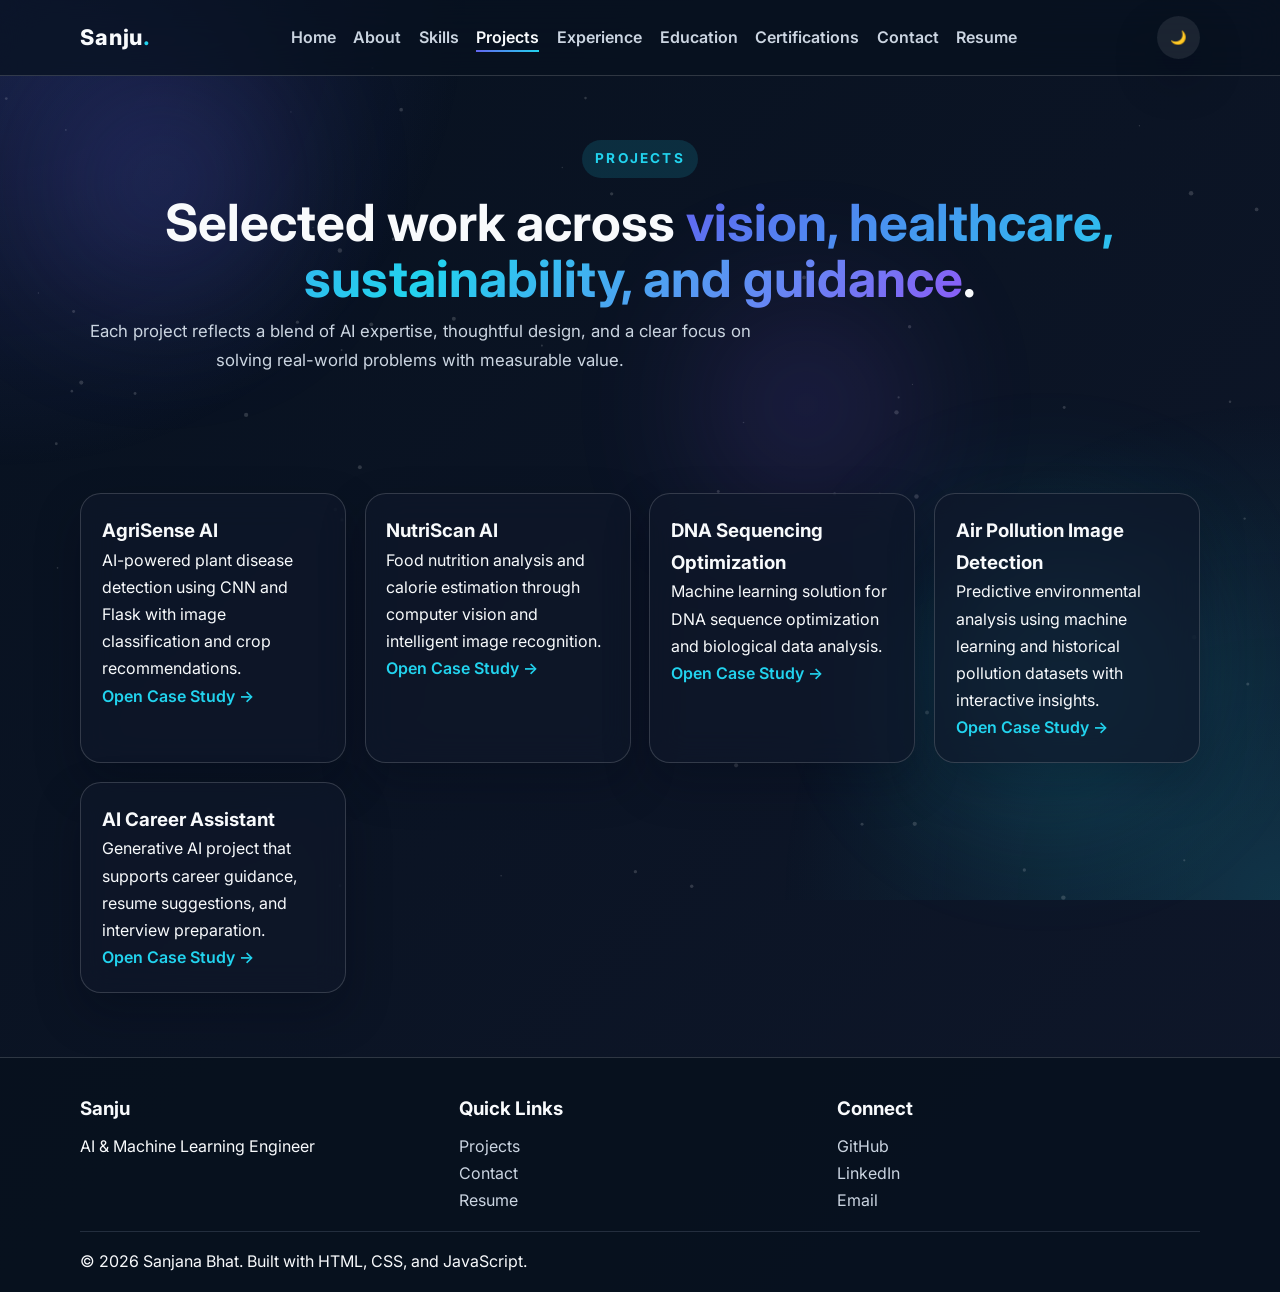
<file: projects.html>
<!DOCTYPE html>
<html lang="en">
  <head>
    <meta charset="UTF-8" />
    <meta name="viewport" content="width=device-width, initial-scale=1.0" />
    <meta name="description" content="Explore Sanjana Jairam Bhat’s AI and machine learning projects in computer vision, healthcare, sustainability, and career guidance." />
    <meta name="keywords" content="AI projects, machine learning portfolio, AgriSense AI, NutriScan AI, DNA sequence, air pollution" />
    <meta name="theme-color" content="#0f172a" />
    <title>Projects | Sanjana Bhat</title>
    <link rel="preconnect" href="https://fonts.googleapis.com" />
    <link rel="preconnect" href="https://fonts.gstatic.com" crossorigin />
    <link href="https://fonts.googleapis.com/css2?family=Inter:wght@300;400;500;600;700;800&family=Poppins:wght@400;500;600;700&display=swap" rel="stylesheet" />
    <link rel="stylesheet" href="css/style.css" />
  </head>
  <body id="top">
    <div class="loading-screen" aria-hidden="true">
      <div class="loader"></div>
    </div>
    <canvas id="particle-canvas"></canvas>
    <div class="blob blob-1"></div>
    <div class="blob blob-2"></div>
    <div class="blob blob-3"></div>

    <header class="site-header">
      <nav class="navbar container">
        <a href="index.html" class="logo">Sanju<span>.</span></a>
        <button class="nav-toggle" aria-label="Toggle navigation" aria-expanded="false">
          <span></span><span></span><span></span>
        </button>
        <ul class="nav-links">
          <li><a href="index.html">Home</a></li>
          <li><a href="about.html">About</a></li>
          <li><a href="skills.html">Skills</a></li>
          <li><a href="projects.html" class="active">Projects</a></li>
          <li><a href="experience.html">Experience</a></li>
          <li><a href="education.html">Education</a></li>
          <li><a href="certifications.html">Certifications</a></li>
          <li><a href="contact.html">Contact</a></li>
          <li><a href="resume.html">Resume</a></li>
        </ul>
        <button class="theme-toggle" aria-label="Toggle dark mode">🌙</button>
      </nav>
    </header>

    <main>
      <section class="inner-hero">
        <div class="container reveal">
          <p class="eyebrow">Projects</p>
          <h1>Selected work across <span class="gradient-text">vision, healthcare, sustainability, and guidance</span>.</h1>
          <p class="hero-copy">Each project reflects a blend of AI expertise, thoughtful design, and a clear focus on solving real-world problems with measurable value.</p>
        </div>
      </section>

      <section class="section-shell">
        <div class="container">
          <div class="card-grid reveal">
            <article class="project-card">
              <h3>AgriSense AI</h3>
              <p>AI-powered plant disease detection using CNN and Flask with image classification and crop recommendations.</p>
              <a href="projects/agriai.html">Open Case Study →</a>
            </article>
            <article class="project-card">
              <h3>NutriScan AI</h3>
              <p>Food nutrition analysis and calorie estimation through computer vision and intelligent image recognition.</p>
              <a href="projects/nutriscan.html">Open Case Study →</a>
            </article>
            <article class="project-card">
              <h3>DNA Sequencing Optimization</h3>
              <p>Machine learning solution for DNA sequence optimization and biological data analysis.</p>
              <a href="projects/dna.html">Open Case Study →</a>
            </article>
            <article class="project-card">
              <h3>Air Pollution Image Detection</h3>
              <p>Predictive environmental analysis using machine learning and historical pollution datasets with interactive insights.</p>
              <a href="projects/airpollution.html">Open Case Study →</a>
            </article>
            <article class="project-card">
              <h3>AI Career Assistant</h3>
              <p>Generative AI project that supports career guidance, resume suggestions, and interview preparation.</p>
              <a href="projects/careerassistant.html">Open Case Study →</a>
            </article>
          </div>
        </div>
      </section>
    </main>

    <footer class="site-footer">
      <div class="container footer-grid">
        <div>
          <h3>Sanju</h3>
          <p>AI &amp; Machine Learning Engineer</p>
        </div>
        <div>
          <h3>Quick Links</h3>
          <ul>
            <li><a href="projects.html">Projects</a></li>
            <li><a href="contact.html">Contact</a></li>
            <li><a href="resume.html">Resume</a></li>
          </ul>
        </div>
        <div>
          <h3>Connect</h3>
          <ul>
            <li><a href="https://github.com/sanjanabhat846" target="_blank" rel="noreferrer">GitHub</a></li>
            <li><a href="https://linkedin.com/in/sanjana-bhat-24677a329" target="_blank" rel="noreferrer">LinkedIn</a></li>
            <li><a href="mailto:sanjanabhat846@gmail.com">Email</a></li>
          </ul>
        </div>
      </div>
      <div class="container footer-bottom">
        <p>© 2026 Sanjana Bhat. Built with HTML, CSS, and JavaScript.</p>
        <a href="#top" class="back-to-top">↑ Back to top</a>
      </div>
    </footer>

    <script src="js/script.js"></script>
  </body>
</html>
</file>
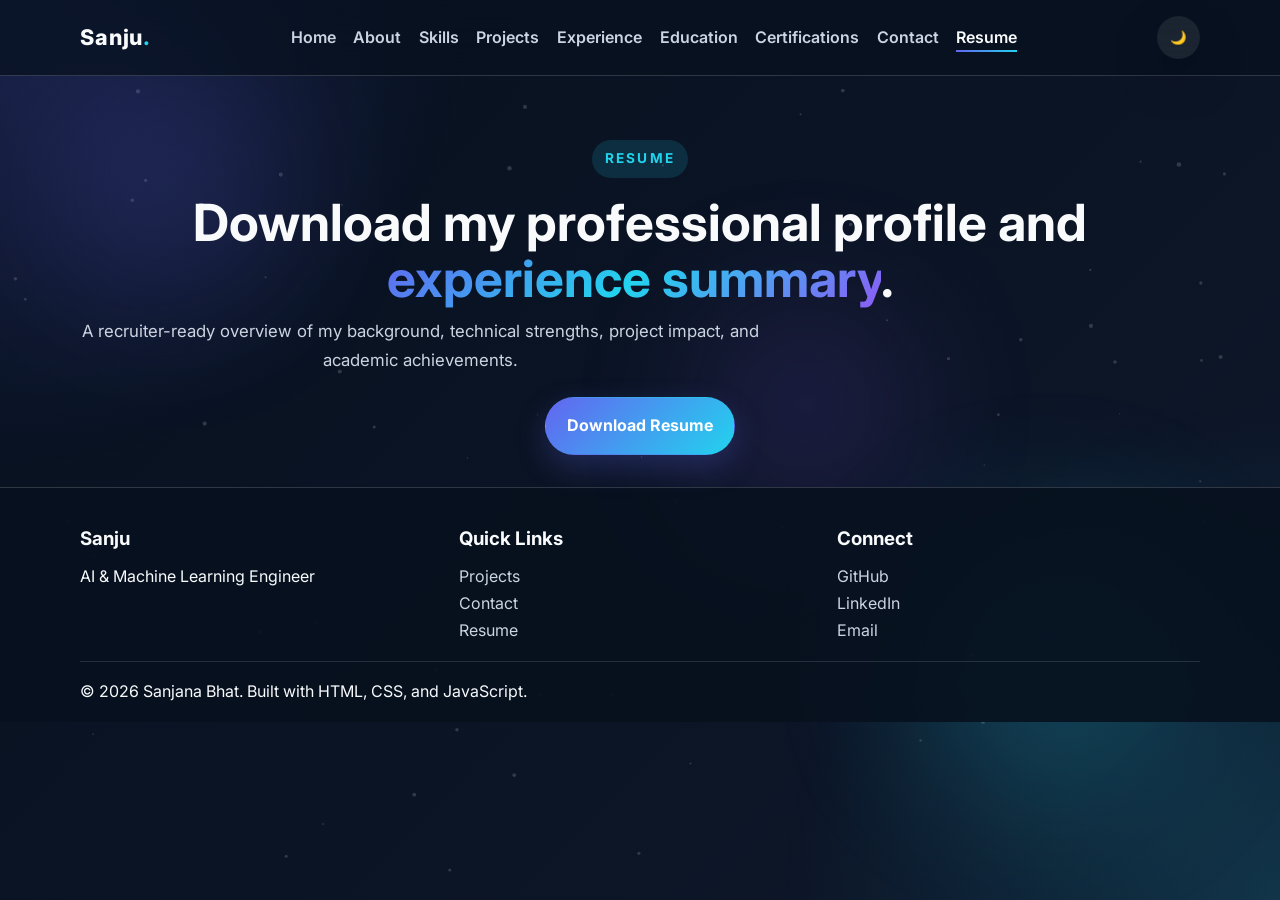
<file: resume.html>
<!DOCTYPE html>
<html lang="en">
  <head>
    <meta charset="UTF-8" />
    <meta name="viewport" content="width=device-width, initial-scale=1.0" />
    <meta name="description" content="Download the resume of Sanjana Jairam Bhat, AI and Machine Learning Engineer." />
    <meta name="theme-color" content="#0f172a" />
    <title>Resume | Sanjana Bhat</title>
    <link rel="preconnect" href="https://fonts.googleapis.com" />
    <link rel="preconnect" href="https://fonts.gstatic.com" crossorigin />
    <link href="https://fonts.googleapis.com/css2?family=Inter:wght@300;400;500;600;700;800&family=Poppins:wght@400;500;600;700&display=swap" rel="stylesheet" />
    <link rel="stylesheet" href="css/style.css" />
  </head>
  <body id="top">
    <div class="loading-screen" aria-hidden="true">
      <div class="loader"></div>
    </div>
    <canvas id="particle-canvas"></canvas>
    <div class="blob blob-1"></div>
    <div class="blob blob-2"></div>
    <div class="blob blob-3"></div>

    <header class="site-header">
      <nav class="navbar container">
        <a href="index.html" class="logo">Sanju<span>.</span></a>
        <button class="nav-toggle" aria-label="Toggle navigation" aria-expanded="false">
          <span></span><span></span><span></span>
        </button>
        <ul class="nav-links">
          <li><a href="index.html">Home</a></li>
          <li><a href="about.html">About</a></li>
          <li><a href="skills.html">Skills</a></li>
          <li><a href="projects.html">Projects</a></li>
          <li><a href="experience.html">Experience</a></li>
          <li><a href="education.html">Education</a></li>
          <li><a href="certifications.html">Certifications</a></li>
          <li><a href="contact.html">Contact</a></li>
          <li><a href="resume.html" class="active">Resume</a></li>
        </ul>
        <button class="theme-toggle" aria-label="Toggle dark mode">🌙</button>
      </nav>
    </header>

    <main>
      <section class="inner-hero">
        <div class="container reveal">
          <p class="eyebrow">Resume</p>
          <h1>Download my professional profile and <span class="gradient-text">experience summary</span>.</h1>
          <p class="hero-copy">A recruiter-ready overview of my background, technical strengths, project impact, and academic achievements.</p>
          <a href="images/Sanjana_Bhat_Resume%20(2).pdf" class="btn btn-primary" target="_blank" rel="noreferrer">Download Resume</a>
        </div>
      </section>
    </main>

    <footer class="site-footer">
      <div class="container footer-grid">
        <div>
          <h3>Sanju</h3>
          <p>AI &amp; Machine Learning Engineer</p>
        </div>
        <div>
          <h3>Quick Links</h3>
          <ul>
            <li><a href="projects.html">Projects</a></li>
            <li><a href="contact.html">Contact</a></li>
            <li><a href="resume.html">Resume</a></li>
          </ul>
        </div>
        <div>
          <h3>Connect</h3>
          <ul>
            <li><a href="https://github.com/sanjanabhat846" target="_blank" rel="noreferrer">GitHub</a></li>
            <li><a href="https://linkedin.com/in/sanjana-bhat-24677a329" target="_blank" rel="noreferrer">LinkedIn</a></li>
            <li><a href="mailto:sanjanabhat846@gmail.com">Email</a></li>
          </ul>
        </div>
      </div>
      <div class="container footer-bottom">
        <p>© 2026 Sanjana Bhat. Built with HTML, CSS, and JavaScript.</p>
        <a href="#top" class="back-to-top">↑ Back to top</a>
      </div>
    </footer>

    <script src="js/script.js"></script>
  </body>
</html>
</file>
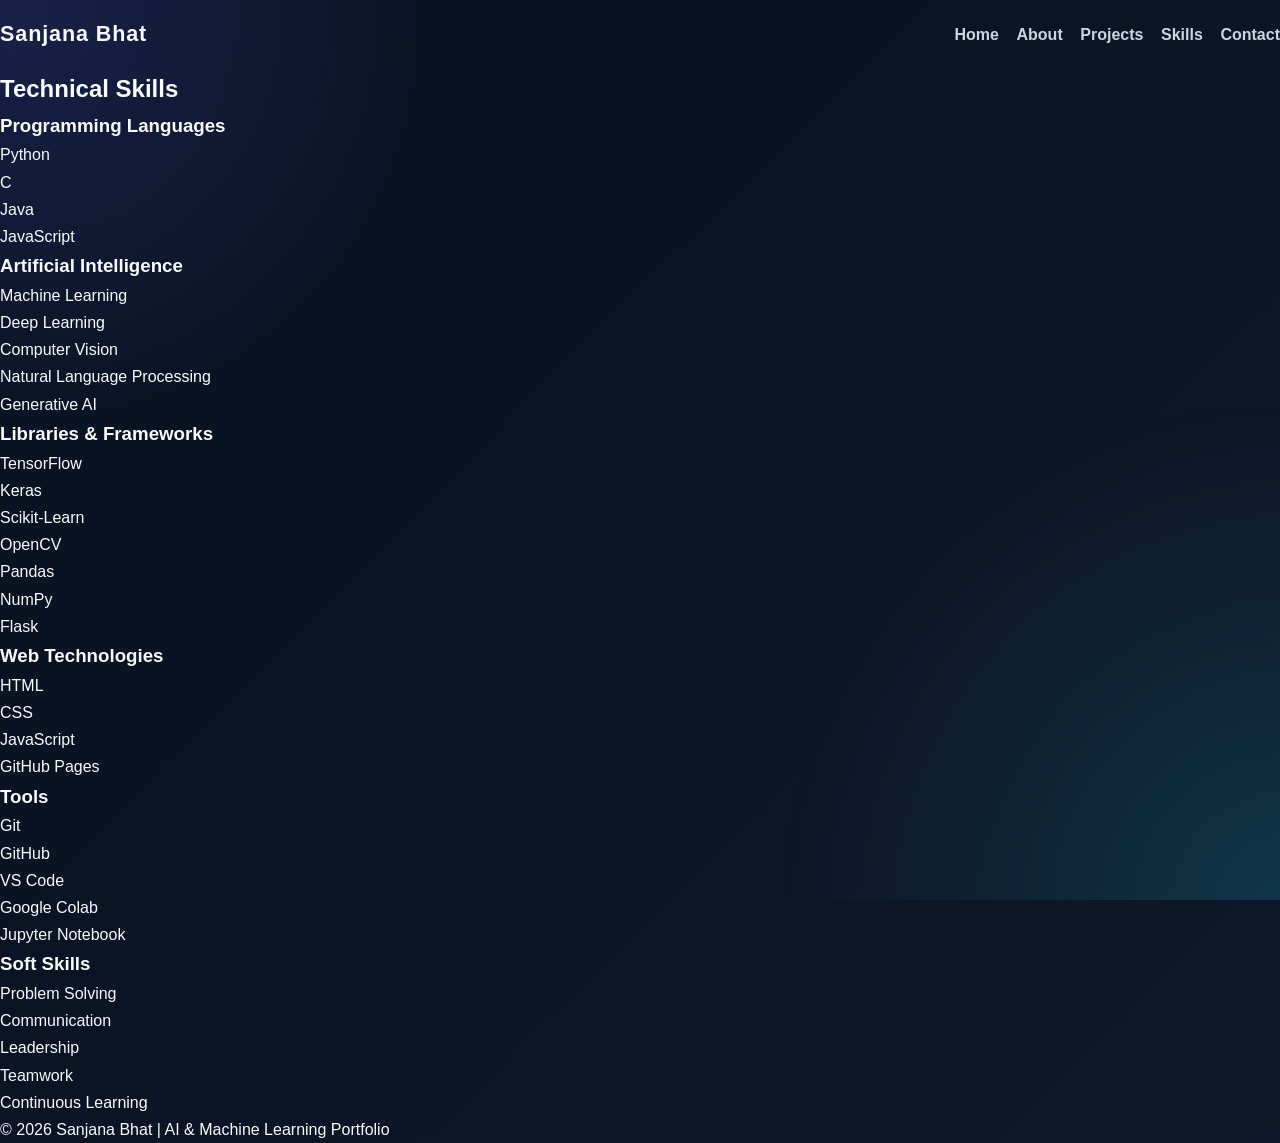
<file: skills.html>
<!DOCTYPE html>
<html lang="en">

<head>

<meta charset="UTF-8">
<meta name="viewport" content="width=device-width, initial-scale=1.0">

<title>Skills | Sanjana Bhat</title>

<link rel="stylesheet" href="css/style.css">

</head>

<body>

<header>

<nav class="navbar">

<div class="logo">

Sanjana Bhat

</div>

<ul class="nav-links">

<li><a href="index.html">Home</a></li>

<li><a href="about.html">About</a></li>

<li><a href="projects.html">Projects</a></li>

<li><a href="skills.html">Skills</a></li>

<li><a href="contact.html">Contact</a></li>

</ul>

</nav>

</header>

<section>

<h2>Technical Skills</h2>

<div class="cards">

<div class="card">

<h3>Programming Languages</h3>

<ul>

<li>Python</li>

<li>C</li>

<li>Java</li>

<li>JavaScript</li>

</ul>

</div>

<div class="card">

<h3>Artificial Intelligence</h3>

<ul>

<li>Machine Learning</li>

<li>Deep Learning</li>

<li>Computer Vision</li>

<li>Natural Language Processing</li>

<li>Generative AI</li>

</ul>

</div>

<div class="card">

<h3>Libraries & Frameworks</h3>

<ul>

<li>TensorFlow</li>

<li>Keras</li>

<li>Scikit-Learn</li>

<li>OpenCV</li>

<li>Pandas</li>

<li>NumPy</li>

<li>Flask</li>

</ul>

</div>

<div class="card">

<h3>Web Technologies</h3>

<ul>

<li>HTML</li>

<li>CSS</li>

<li>JavaScript</li>

<li>GitHub Pages</li>

</ul>

</div>

<div class="card">

<h3>Tools</h3>

<ul>

<li>Git</li>

<li>GitHub</li>

<li>VS Code</li>

<li>Google Colab</li>

<li>Jupyter Notebook</li>

</ul>

</div>

<div class="card">

<h3>Soft Skills</h3>

<ul>

<li>Problem Solving</li>

<li>Communication</li>

<li>Leadership</li>

<li>Teamwork</li>

<li>Continuous Learning</li>

</ul>

</div>

</div>

</section>

<footer>

<p>

© 2026 Sanjana Bhat | AI & Machine Learning Portfolio

</p>

</footer>

</body>

</html>
</file>
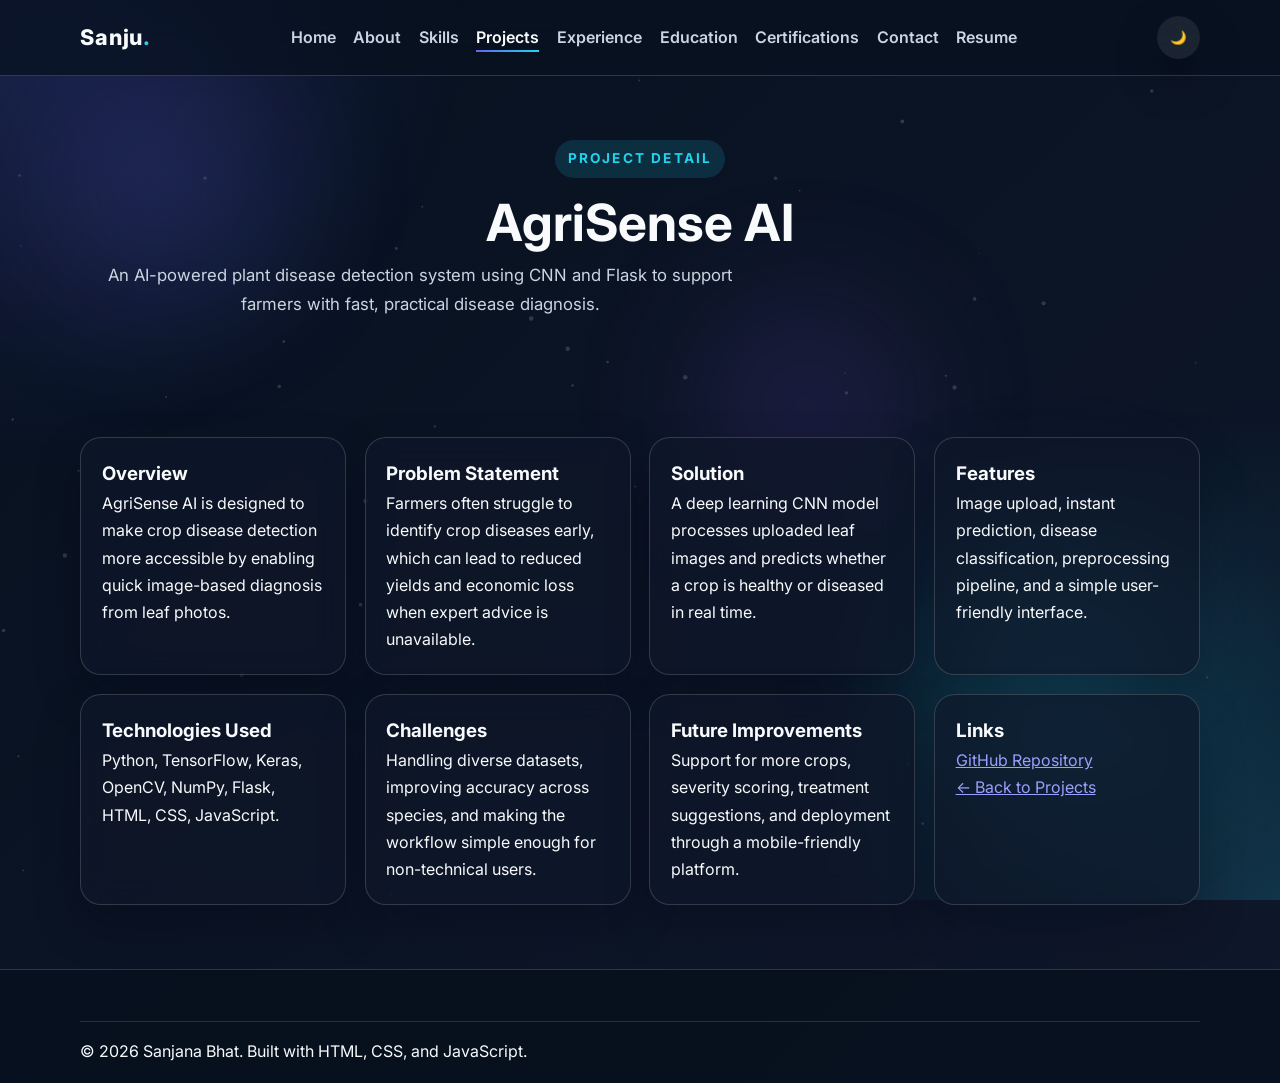
<file: projects/agriai.html>
<!DOCTYPE html>
<html lang="en">
  <head>
    <meta charset="UTF-8" />
    <meta name="viewport" content="width=device-width, initial-scale=1.0" />
    <meta name="description" content="AgriSense AI project details by Sanjana Bhat." />
    <meta name="theme-color" content="#0f172a" />
    <title>AgriSense AI | Sanjana Bhat</title>
    <link rel="preconnect" href="https://fonts.googleapis.com" />
    <link rel="preconnect" href="https://fonts.gstatic.com" crossorigin />
    <link href="https://fonts.googleapis.com/css2?family=Inter:wght@300;400;500;600;700;800&family=Poppins:wght@400;500;600;700&display=swap" rel="stylesheet" />
    <link rel="stylesheet" href="../css/style.css" />
  </head>
  <body id="top">
    <div class="loading-screen" aria-hidden="true">
      <div class="loader"></div>
    </div>
    <canvas id="particle-canvas"></canvas>
    <div class="blob blob-1"></div>
    <div class="blob blob-2"></div>
    <div class="blob blob-3"></div>

    <header class="site-header">
      <nav class="navbar container">
        <a href="../index.html" class="logo">Sanju<span>.</span></a>
        <button class="nav-toggle" aria-label="Toggle navigation" aria-expanded="false">
          <span></span><span></span><span></span>
        </button>
        <ul class="nav-links">
          <li><a href="../index.html">Home</a></li>
          <li><a href="../about.html">About</a></li>
          <li><a href="../skills.html">Skills</a></li>
          <li><a href="../projects.html" class="active">Projects</a></li>
          <li><a href="../experience.html">Experience</a></li>
          <li><a href="../education.html">Education</a></li>
          <li><a href="../certifications.html">Certifications</a></li>
          <li><a href="../contact.html">Contact</a></li>
          <li><a href="../resume.html">Resume</a></li>
        </ul>
        <button class="theme-toggle" aria-label="Toggle dark mode">🌙</button>
      </nav>
    </header>

    <main>
      <section class="inner-hero">
        <div class="container reveal">
          <p class="eyebrow">Project Detail</p>
          <h1>AgriSense AI</h1>
          <p class="hero-copy">An AI-powered plant disease detection system using CNN and Flask to support farmers with fast, practical disease diagnosis.</p>
        </div>
      </section>

      <section class="section-shell">
        <div class="container card-grid reveal">
          <article class="feature-card"><h3>Overview</h3><p>AgriSense AI is designed to make crop disease detection more accessible by enabling quick image-based diagnosis from leaf photos.</p></article>
          <article class="feature-card"><h3>Problem Statement</h3><p>Farmers often struggle to identify crop diseases early, which can lead to reduced yields and economic loss when expert advice is unavailable.</p></article>
          <article class="feature-card"><h3>Solution</h3><p>A deep learning CNN model processes uploaded leaf images and predicts whether a crop is healthy or diseased in real time.</p></article>
          <article class="feature-card"><h3>Features</h3><p>Image upload, instant prediction, disease classification, preprocessing pipeline, and a simple user-friendly interface.</p></article>
          <article class="feature-card"><h3>Technologies Used</h3><p>Python, TensorFlow, Keras, OpenCV, NumPy, Flask, HTML, CSS, JavaScript.</p></article>
          <article class="feature-card"><h3>Challenges</h3><p>Handling diverse datasets, improving accuracy across species, and making the workflow simple enough for non-technical users.</p></article>
          <article class="feature-card"><h3>Future Improvements</h3><p>Support for more crops, severity scoring, treatment suggestions, and deployment through a mobile-friendly platform.</p></article>
          <article class="feature-card"><h3>Links</h3><p><a href="https://github.com/sanjanabhat846/AgriSense-AI" target="_blank" rel="noreferrer">GitHub Repository</a></p><p><a href="../projects.html">← Back to Projects</a></p></article>
        </div>
      </section>
    </main>

    <footer class="site-footer">
      <div class="container footer-bottom">
        <p>© 2026 Sanjana Bhat. Built with HTML, CSS, and JavaScript.</p>
        <a href="#top" class="back-to-top">↑ Back to top</a>
      </div>
    </footer>

    <script src="../js/script.js"></script>
  </body>
</html>
</file>
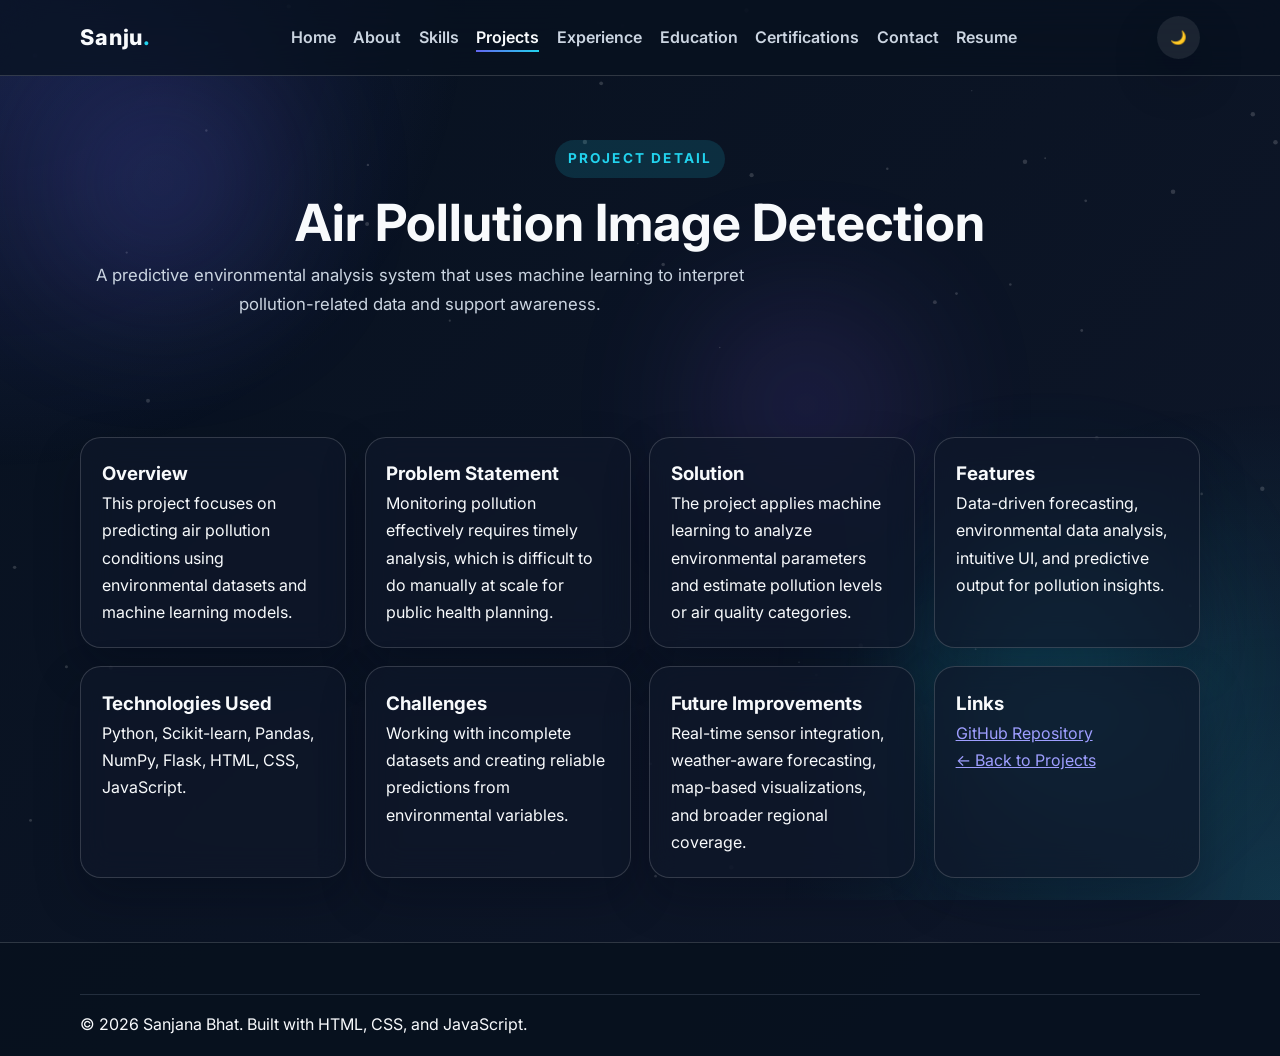
<file: projects/airpollution.html>
<!DOCTYPE html>
<html lang="en">
  <head>
    <meta charset="UTF-8" />
    <meta name="viewport" content="width=device-width, initial-scale=1.0" />
    <meta name="description" content="Air Pollution Image Detection project details by Sanjana Bhat." />
    <meta name="theme-color" content="#0f172a" />
    <title>Air Pollution Detection | Sanjana Bhat</title>
    <link rel="preconnect" href="https://fonts.googleapis.com" />
    <link rel="preconnect" href="https://fonts.gstatic.com" crossorigin />
    <link href="https://fonts.googleapis.com/css2?family=Inter:wght@300;400;500;600;700;800&family=Poppins:wght@400;500;600;700&display=swap" rel="stylesheet" />
    <link rel="stylesheet" href="../css/style.css" />
  </head>
  <body id="top">
    <div class="loading-screen" aria-hidden="true">
      <div class="loader"></div>
    </div>
    <canvas id="particle-canvas"></canvas>
    <div class="blob blob-1"></div>
    <div class="blob blob-2"></div>
    <div class="blob blob-3"></div>

    <header class="site-header">
      <nav class="navbar container">
        <a href="../index.html" class="logo">Sanju<span>.</span></a>
        <button class="nav-toggle" aria-label="Toggle navigation" aria-expanded="false">
          <span></span><span></span><span></span>
        </button>
        <ul class="nav-links">
          <li><a href="../index.html">Home</a></li>
          <li><a href="../about.html">About</a></li>
          <li><a href="../skills.html">Skills</a></li>
          <li><a href="../projects.html" class="active">Projects</a></li>
          <li><a href="../experience.html">Experience</a></li>
          <li><a href="../education.html">Education</a></li>
          <li><a href="../certifications.html">Certifications</a></li>
          <li><a href="../contact.html">Contact</a></li>
          <li><a href="../resume.html">Resume</a></li>
        </ul>
        <button class="theme-toggle" aria-label="Toggle dark mode">🌙</button>
      </nav>
    </header>

    <main>
      <section class="inner-hero">
        <div class="container reveal">
          <p class="eyebrow">Project Detail</p>
          <h1>Air Pollution Image Detection</h1>
          <p class="hero-copy">A predictive environmental analysis system that uses machine learning to interpret pollution-related data and support awareness.</p>
        </div>
      </section>

      <section class="section-shell">
        <div class="container card-grid reveal">
          <article class="feature-card"><h3>Overview</h3><p>This project focuses on predicting air pollution conditions using environmental datasets and machine learning models.</p></article>
          <article class="feature-card"><h3>Problem Statement</h3><p>Monitoring pollution effectively requires timely analysis, which is difficult to do manually at scale for public health planning.</p></article>
          <article class="feature-card"><h3>Solution</h3><p>The project applies machine learning to analyze environmental parameters and estimate pollution levels or air quality categories.</p></article>
          <article class="feature-card"><h3>Features</h3><p>Data-driven forecasting, environmental data analysis, intuitive UI, and predictive output for pollution insights.</p></article>
          <article class="feature-card"><h3>Technologies Used</h3><p>Python, Scikit-learn, Pandas, NumPy, Flask, HTML, CSS, JavaScript.</p></article>
          <article class="feature-card"><h3>Challenges</h3><p>Working with incomplete datasets and creating reliable predictions from environmental variables.</p></article>
          <article class="feature-card"><h3>Future Improvements</h3><p>Real-time sensor integration, weather-aware forecasting, map-based visualizations, and broader regional coverage.</p></article>
          <article class="feature-card"><h3>Links</h3><p><a href="https://github.com/pragna4718/air-pollution-image-detection-project" target="_blank" rel="noreferrer">GitHub Repository</a></p><p><a href="../projects.html">← Back to Projects</a></p></article>
        </div>
      </section>
    </main>

    <footer class="site-footer">
      <div class="container footer-bottom">
        <p>© 2026 Sanjana Bhat. Built with HTML, CSS, and JavaScript.</p>
        <a href="#top" class="back-to-top">↑ Back to top</a>
      </div>
    </footer>

    <script src="../js/script.js"></script>
  </body>
</html>
</file>
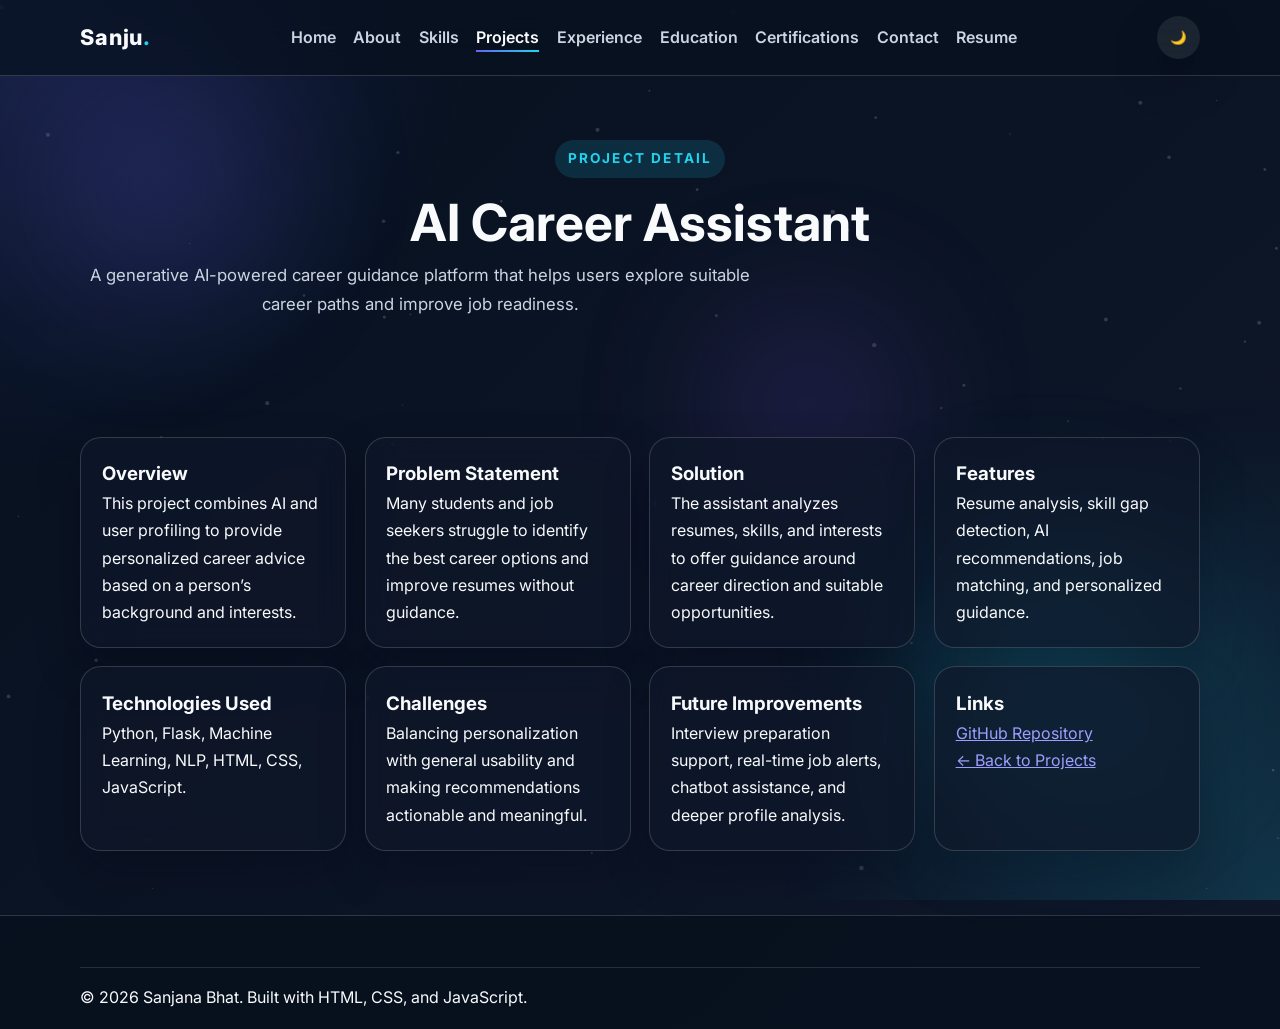
<file: projects/careerassistant.html>
<!DOCTYPE html>
<html lang="en">
  <head>
    <meta charset="UTF-8" />
    <meta name="viewport" content="width=device-width, initial-scale=1.0" />
    <meta name="description" content="Smart Career Assistant project details by Sanjana Bhat." />
    <meta name="theme-color" content="#0f172a" />
    <title>Smart Career Assistant | Sanjana Bhat</title>
    <link rel="preconnect" href="https://fonts.googleapis.com" />
    <link rel="preconnect" href="https://fonts.gstatic.com" crossorigin />
    <link href="https://fonts.googleapis.com/css2?family=Inter:wght@300;400;500;600;700;800&family=Poppins:wght@400;500;600;700&display=swap" rel="stylesheet" />
    <link rel="stylesheet" href="../css/style.css" />
  </head>
  <body id="top">
    <div class="loading-screen" aria-hidden="true">
      <div class="loader"></div>
    </div>
    <canvas id="particle-canvas"></canvas>
    <div class="blob blob-1"></div>
    <div class="blob blob-2"></div>
    <div class="blob blob-3"></div>

    <header class="site-header">
      <nav class="navbar container">
        <a href="../index.html" class="logo">Sanju<span>.</span></a>
        <button class="nav-toggle" aria-label="Toggle navigation" aria-expanded="false">
          <span></span><span></span><span></span>
        </button>
        <ul class="nav-links">
          <li><a href="../index.html">Home</a></li>
          <li><a href="../about.html">About</a></li>
          <li><a href="../skills.html">Skills</a></li>
          <li><a href="../projects.html" class="active">Projects</a></li>
          <li><a href="../experience.html">Experience</a></li>
          <li><a href="../education.html">Education</a></li>
          <li><a href="../certifications.html">Certifications</a></li>
          <li><a href="../contact.html">Contact</a></li>
          <li><a href="../resume.html">Resume</a></li>
        </ul>
        <button class="theme-toggle" aria-label="Toggle dark mode">🌙</button>
      </nav>
    </header>

    <main>
      <section class="inner-hero">
        <div class="container reveal">
          <p class="eyebrow">Project Detail</p>
          <h1>AI Career Assistant</h1>
          <p class="hero-copy">A generative AI-powered career guidance platform that helps users explore suitable career paths and improve job readiness.</p>
        </div>
      </section>

      <section class="section-shell">
        <div class="container card-grid reveal">
          <article class="feature-card"><h3>Overview</h3><p>This project combines AI and user profiling to provide personalized career advice based on a person’s background and interests.</p></article>
          <article class="feature-card"><h3>Problem Statement</h3><p>Many students and job seekers struggle to identify the best career options and improve resumes without guidance.</p></article>
          <article class="feature-card"><h3>Solution</h3><p>The assistant analyzes resumes, skills, and interests to offer guidance around career direction and suitable opportunities.</p></article>
          <article class="feature-card"><h3>Features</h3><p>Resume analysis, skill gap detection, AI recommendations, job matching, and personalized guidance.</p></article>
          <article class="feature-card"><h3>Technologies Used</h3><p>Python, Flask, Machine Learning, NLP, HTML, CSS, JavaScript.</p></article>
          <article class="feature-card"><h3>Challenges</h3><p>Balancing personalization with general usability and making recommendations actionable and meaningful.</p></article>
          <article class="feature-card"><h3>Future Improvements</h3><p>Interview preparation support, real-time job alerts, chatbot assistance, and deeper profile analysis.</p></article>
          <article class="feature-card"><h3>Links</h3><p><a href="https://github.com/sanjanabhat846" target="_blank" rel="noreferrer">GitHub Repository</a></p><p><a href="../projects.html">← Back to Projects</a></p></article>
        </div>
      </section>
    </main>

    <footer class="site-footer">
      <div class="container footer-bottom">
        <p>© 2026 Sanjana Bhat. Built with HTML, CSS, and JavaScript.</p>
        <a href="#top" class="back-to-top">↑ Back to top</a>
      </div>
    </footer>

    <script src="../js/script.js"></script>
  </body>
</html>
</file>
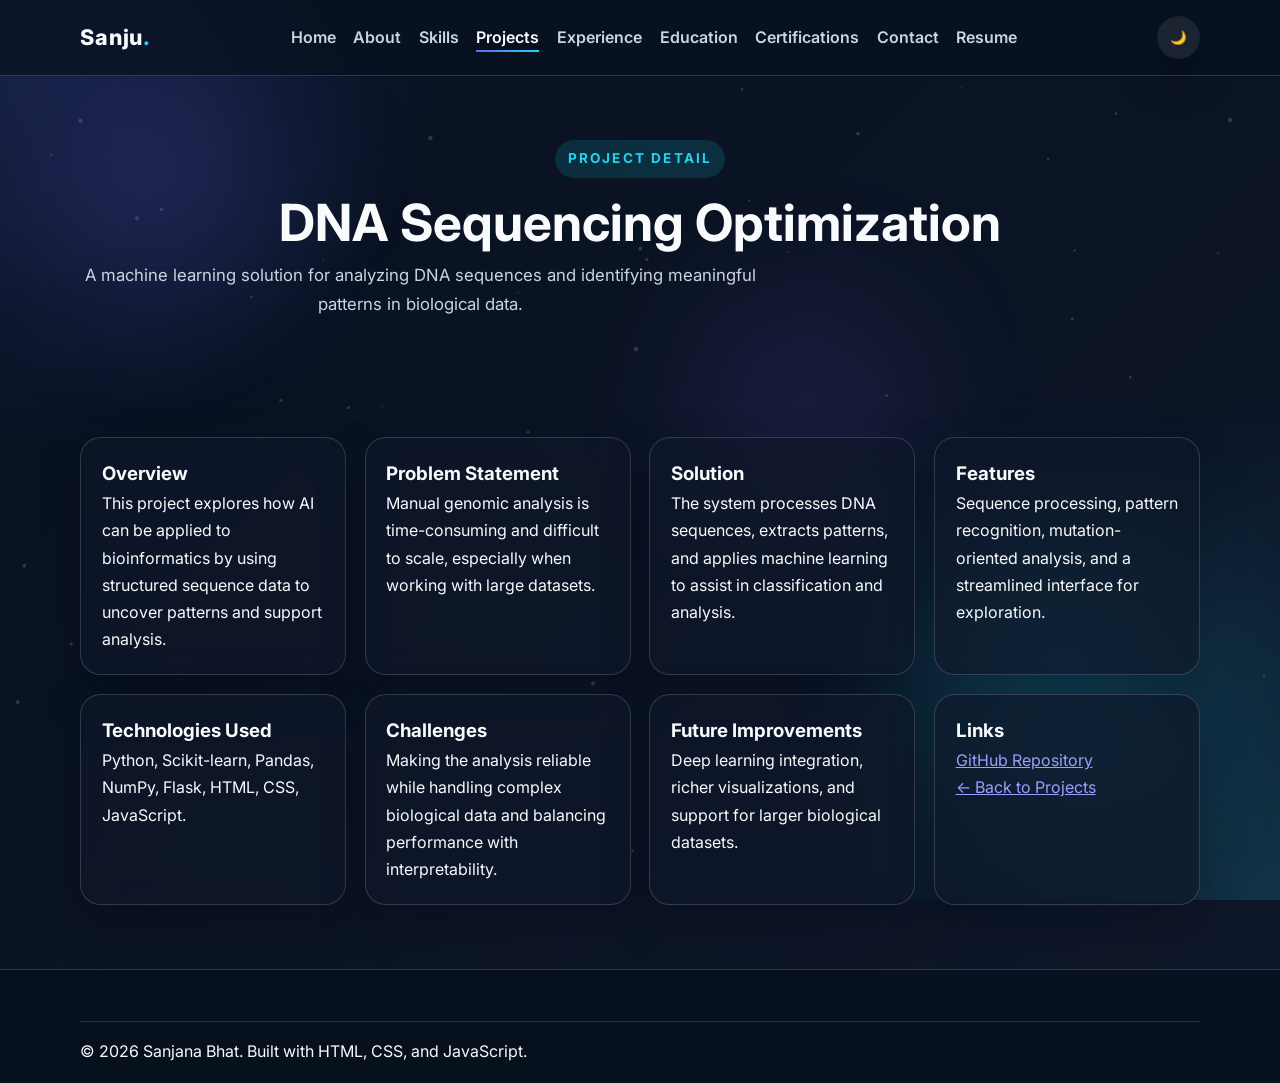
<file: projects/dna.html>
<!DOCTYPE html>
<html lang="en">
  <head>
    <meta charset="UTF-8" />
    <meta name="viewport" content="width=device-width, initial-scale=1.0" />
    <meta name="description" content="DNA Sequence Optimization project details by Sanjana Bhat." />
    <meta name="theme-color" content="#0f172a" />
    <title>DNA Sequence Analysis | Sanjana Bhat</title>
    <link rel="preconnect" href="https://fonts.googleapis.com" />
    <link rel="preconnect" href="https://fonts.gstatic.com" crossorigin />
    <link href="https://fonts.googleapis.com/css2?family=Inter:wght@300;400;500;600;700;800&family=Poppins:wght@400;500;600;700&display=swap" rel="stylesheet" />
    <link rel="stylesheet" href="../css/style.css" />
  </head>
  <body id="top">
    <div class="loading-screen" aria-hidden="true">
      <div class="loader"></div>
    </div>
    <canvas id="particle-canvas"></canvas>
    <div class="blob blob-1"></div>
    <div class="blob blob-2"></div>
    <div class="blob blob-3"></div>

    <header class="site-header">
      <nav class="navbar container">
        <a href="../index.html" class="logo">Sanju<span>.</span></a>
        <button class="nav-toggle" aria-label="Toggle navigation" aria-expanded="false">
          <span></span><span></span><span></span>
        </button>
        <ul class="nav-links">
          <li><a href="../index.html">Home</a></li>
          <li><a href="../about.html">About</a></li>
          <li><a href="../skills.html">Skills</a></li>
          <li><a href="../projects.html" class="active">Projects</a></li>
          <li><a href="../experience.html">Experience</a></li>
          <li><a href="../education.html">Education</a></li>
          <li><a href="../certifications.html">Certifications</a></li>
          <li><a href="../contact.html">Contact</a></li>
          <li><a href="../resume.html">Resume</a></li>
        </ul>
        <button class="theme-toggle" aria-label="Toggle dark mode">🌙</button>
      </nav>
    </header>

    <main>
      <section class="inner-hero">
        <div class="container reveal">
          <p class="eyebrow">Project Detail</p>
          <h1>DNA Sequencing Optimization</h1>
          <p class="hero-copy">A machine learning solution for analyzing DNA sequences and identifying meaningful patterns in biological data.</p>
        </div>
      </section>

      <section class="section-shell">
        <div class="container card-grid reveal">
          <article class="feature-card"><h3>Overview</h3><p>This project explores how AI can be applied to bioinformatics by using structured sequence data to uncover patterns and support analysis.</p></article>
          <article class="feature-card"><h3>Problem Statement</h3><p>Manual genomic analysis is time-consuming and difficult to scale, especially when working with large datasets.</p></article>
          <article class="feature-card"><h3>Solution</h3><p>The system processes DNA sequences, extracts patterns, and applies machine learning to assist in classification and analysis.</p></article>
          <article class="feature-card"><h3>Features</h3><p>Sequence processing, pattern recognition, mutation-oriented analysis, and a streamlined interface for exploration.</p></article>
          <article class="feature-card"><h3>Technologies Used</h3><p>Python, Scikit-learn, Pandas, NumPy, Flask, HTML, CSS, JavaScript.</p></article>
          <article class="feature-card"><h3>Challenges</h3><p>Making the analysis reliable while handling complex biological data and balancing performance with interpretability.</p></article>
          <article class="feature-card"><h3>Future Improvements</h3><p>Deep learning integration, richer visualizations, and support for larger biological datasets.</p></article>
          <article class="feature-card"><h3>Links</h3><p><a href="https://github.com/sanjanabhat846" target="_blank" rel="noreferrer">GitHub Repository</a></p><p><a href="../projects.html">← Back to Projects</a></p></article>
        </div>
      </section>
    </main>

    <footer class="site-footer">
      <div class="container footer-bottom">
        <p>© 2026 Sanjana Bhat. Built with HTML, CSS, and JavaScript.</p>
        <a href="#top" class="back-to-top">↑ Back to top</a>
      </div>
    </footer>

    <script src="../js/script.js"></script>
  </body>
</html>
</file>
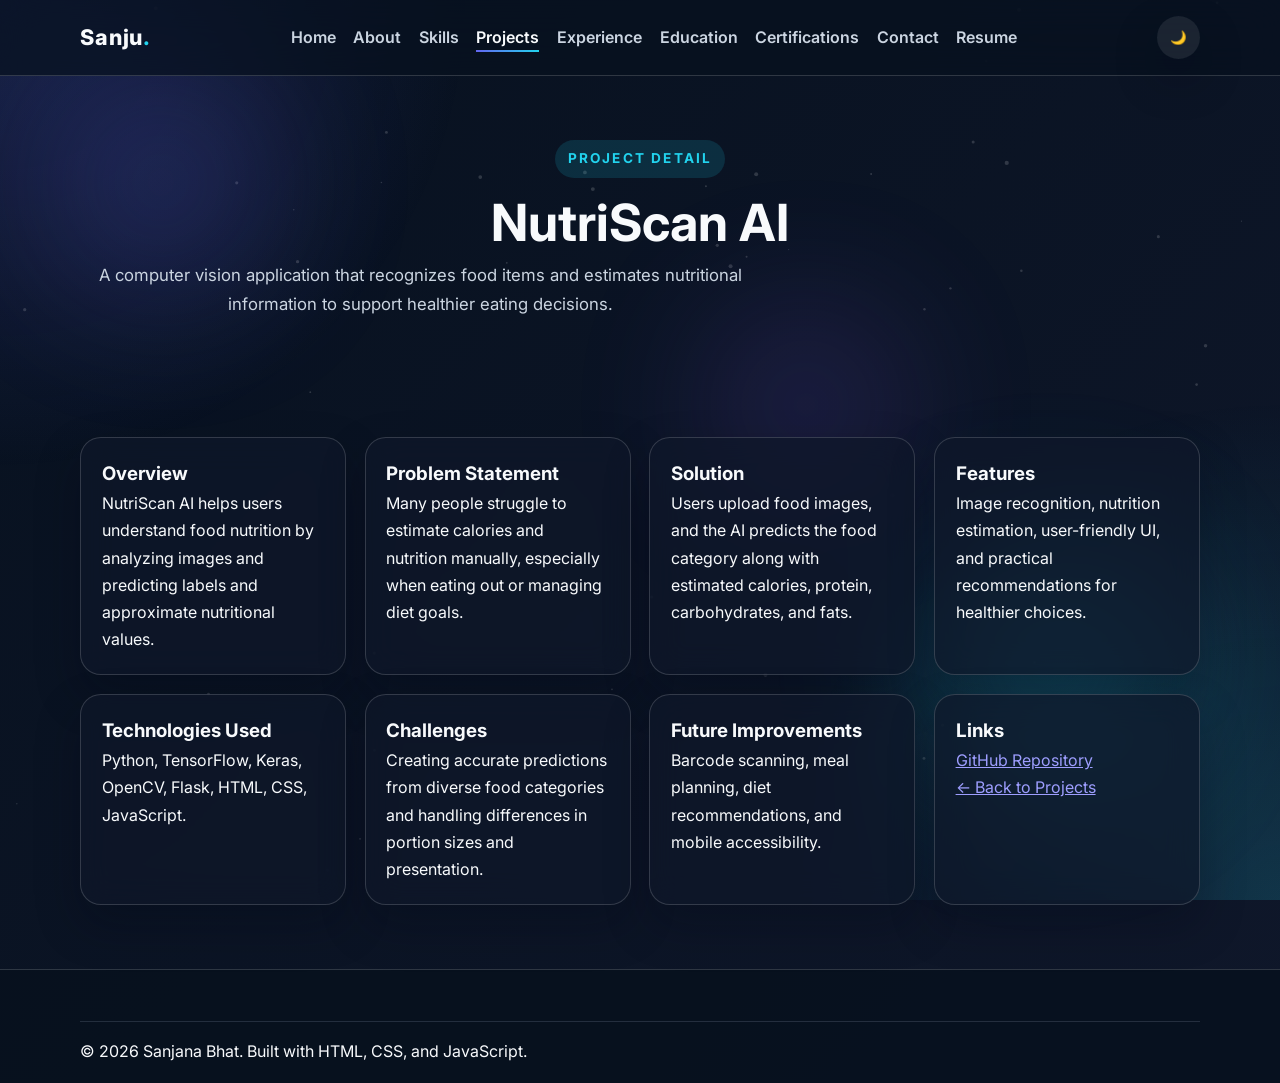
<file: projects/nutriscan.html>
<!DOCTYPE html>
<html lang="en">
  <head>
    <meta charset="UTF-8" />
    <meta name="viewport" content="width=device-width, initial-scale=1.0" />
    <meta name="description" content="NutriScan AI project details by Sanjana Bhat." />
    <meta name="theme-color" content="#0f172a" />
    <title>NutriScan AI | Sanjana Bhat</title>
    <link rel="preconnect" href="https://fonts.googleapis.com" />
    <link rel="preconnect" href="https://fonts.gstatic.com" crossorigin />
    <link href="https://fonts.googleapis.com/css2?family=Inter:wght@300;400;500;600;700;800&family=Poppins:wght@400;500;600;700&display=swap" rel="stylesheet" />
    <link rel="stylesheet" href="../css/style.css" />
  </head>
  <body id="top">
    <div class="loading-screen" aria-hidden="true">
      <div class="loader"></div>
    </div>
    <canvas id="particle-canvas"></canvas>
    <div class="blob blob-1"></div>
    <div class="blob blob-2"></div>
    <div class="blob blob-3"></div>

    <header class="site-header">
      <nav class="navbar container">
        <a href="../index.html" class="logo">Sanju<span>.</span></a>
        <button class="nav-toggle" aria-label="Toggle navigation" aria-expanded="false">
          <span></span><span></span><span></span>
        </button>
        <ul class="nav-links">
          <li><a href="../index.html">Home</a></li>
          <li><a href="../about.html">About</a></li>
          <li><a href="../skills.html">Skills</a></li>
          <li><a href="../projects.html" class="active">Projects</a></li>
          <li><a href="../experience.html">Experience</a></li>
          <li><a href="../education.html">Education</a></li>
          <li><a href="../certifications.html">Certifications</a></li>
          <li><a href="../contact.html">Contact</a></li>
          <li><a href="../resume.html">Resume</a></li>
        </ul>
        <button class="theme-toggle" aria-label="Toggle dark mode">🌙</button>
      </nav>
    </header>

    <main>
      <section class="inner-hero">
        <div class="container reveal">
          <p class="eyebrow">Project Detail</p>
          <h1>NutriScan AI</h1>
          <p class="hero-copy">A computer vision application that recognizes food items and estimates nutritional information to support healthier eating decisions.</p>
        </div>
      </section>

      <section class="section-shell">
        <div class="container card-grid reveal">
          <article class="feature-card"><h3>Overview</h3><p>NutriScan AI helps users understand food nutrition by analyzing images and predicting labels and approximate nutritional values.</p></article>
          <article class="feature-card"><h3>Problem Statement</h3><p>Many people struggle to estimate calories and nutrition manually, especially when eating out or managing diet goals.</p></article>
          <article class="feature-card"><h3>Solution</h3><p>Users upload food images, and the AI predicts the food category along with estimated calories, protein, carbohydrates, and fats.</p></article>
          <article class="feature-card"><h3>Features</h3><p>Image recognition, nutrition estimation, user-friendly UI, and practical recommendations for healthier choices.</p></article>
          <article class="feature-card"><h3>Technologies Used</h3><p>Python, TensorFlow, Keras, OpenCV, Flask, HTML, CSS, JavaScript.</p></article>
          <article class="feature-card"><h3>Challenges</h3><p>Creating accurate predictions from diverse food categories and handling differences in portion sizes and presentation.</p></article>
          <article class="feature-card"><h3>Future Improvements</h3><p>Barcode scanning, meal planning, diet recommendations, and mobile accessibility.</p></article>
          <article class="feature-card"><h3>Links</h3><p><a href="https://github.com/sanjanabhat846" target="_blank" rel="noreferrer">GitHub Repository</a></p><p><a href="../projects.html">← Back to Projects</a></p></article>
        </div>
      </section>
    </main>

    <footer class="site-footer">
      <div class="container footer-bottom">
        <p>© 2026 Sanjana Bhat. Built with HTML, CSS, and JavaScript.</p>
        <a href="#top" class="back-to-top">↑ Back to top</a>
      </div>
    </footer>

    <script src="../js/script.js"></script>
  </body>
</html>
</file>
<file: css/style.css>
:root {
  color-scheme: dark;
  --bg: #07111f;
  --bg-alt: #0f172a;
  --surface: rgba(15, 23, 42, 0.7);
  --surface-strong: rgba(255, 255, 255, 0.08);
  --text: #f8fafc;
  --muted: #cbd5e1;
  --border: rgba(255, 255, 255, 0.16);
  --accent: #6366f1;
  --accent-2: #22d3ee;
  --accent-3: #8b5cf6;
  --shadow: 0 20px 45px rgba(2, 8, 23, 0.28);
}

body.light-theme {
  color-scheme: light;
  --bg: #f4f7ff;
  --bg-alt: #ffffff;
  --surface: rgba(255, 255, 255, 0.72);
  --surface-strong: rgba(255, 255, 255, 0.95);
  --text: #0f172a;
  --muted: #475569;
  --border: rgba(15, 23, 42, 0.12);
  --shadow: 0 16px 45px rgba(15, 23, 42, 0.1);
}

* {
  box-sizing: border-box;
  margin: 0;
  padding: 0;
}

html {
  scroll-behavior: smooth;
}

body {
  font-family: "Inter", "Poppins", sans-serif;
  line-height: 1.7;
  background: linear-gradient(135deg, var(--bg), var(--bg-alt));
  color: var(--text);
  min-height: 100vh;
  overflow-x: hidden;
  transition: background 0.3s ease, color 0.3s ease;
}

body::before {
  content: "";
  position: fixed;
  inset: 0;
  background: radial-gradient(circle at top left, rgba(99, 102, 241, 0.2), transparent 30%), radial-gradient(circle at bottom right, rgba(34, 211, 238, 0.16), transparent 32%);
  pointer-events: none;
  z-index: -2;
}

canvas {
  position: fixed;
  inset: 0;
  z-index: -1;
  opacity: 0.45;
}

.container {
  width: min(1120px, calc(100% - 2rem));
  margin: 0 auto;
}

.site-header {
  position: sticky;
  top: 0;
  z-index: 1000;
  backdrop-filter: blur(18px);
  background: rgba(7, 17, 31, 0.72);
  border-bottom: 1px solid var(--border);
}

body.light-theme .site-header {
  background: rgba(255, 255, 255, 0.76);
}

.navbar {
  display: flex;
  align-items: center;
  justify-content: space-between;
  padding: 1rem 0;
  gap: 1rem;
}

.logo {
  color: var(--text);
  text-decoration: none;
  font-size: 1.35rem;
  font-weight: 800;
  letter-spacing: 0.04em;
}

.logo span {
  color: var(--accent-2);
}

.nav-links {
  display: flex;
  gap: 1.1rem;
  list-style: none;
}

.nav-links a {
  color: var(--muted);
  text-decoration: none;
  font-weight: 600;
  position: relative;
  transition: color 0.25s ease;
}

.nav-links a:hover,
.nav-links a.active {
  color: var(--text);
}

.nav-links a::after {
  content: "";
  position: absolute;
  left: 0;
  bottom: -0.3rem;
  width: 0;
  height: 2px;
  background: linear-gradient(90deg, var(--accent), var(--accent-2));
  transition: width 0.25s ease;
}

.nav-links a:hover::after,
.nav-links a.active::after {
  width: 100%;
}

.nav-toggle,
.theme-toggle {
  border: 0;
  background: var(--surface-strong);
  color: var(--text);
  border-radius: 999px;
  width: 2.7rem;
  height: 2.7rem;
  display: grid;
  place-items: center;
  cursor: pointer;
  box-shadow: var(--shadow);
}

.nav-toggle {
  display: none;
  flex-direction: column;
  gap: 0.2rem;
}

.nav-toggle span {
  width: 1.1rem;
  height: 2px;
  background: var(--text);
  border-radius: 999px;
}

.section-shell {
  padding: 4rem 0;
}

.hero {
  min-height: 92vh;
  display: grid;
  align-items: center;
  padding-top: 3rem;
}

.hero-grid {
  display: grid;
  grid-template-columns: 1.1fr 0.9fr;
  gap: 2rem;
  align-items: center;
}

.eyebrow {
  display: inline-flex;
  align-items: center;
  padding: 0.45rem 0.8rem;
  border-radius: 999px;
  background: rgba(34, 211, 238, 0.14);
  color: var(--accent-2);
  font-size: 0.85rem;
  letter-spacing: 0.16em;
  text-transform: uppercase;
  margin-bottom: 1rem;
  font-weight: 700;
}

.hero h1,
.inner-hero h1 {
  font-size: clamp(2.2rem, 4vw, 3.8rem);
  line-height: 1.1;
  margin-bottom: 0.7rem;
}

.gradient-text {
  background: linear-gradient(135deg, var(--accent), var(--accent-2), var(--accent-3));
  -webkit-background-clip: text;
  background-clip: text;
  color: transparent;
}

.hero h2 {
  font-size: clamp(1.1rem, 2.4vw, 1.6rem);
  color: var(--muted);
  margin-bottom: 0.8rem;
}

.hero-copy {
  font-size: 1.05rem;
  color: var(--muted);
  max-width: 680px;
  margin-bottom: 1.4rem;
}

.hero-actions {
  display: flex;
  gap: 1rem;
  flex-wrap: wrap;
  margin-bottom: 1rem;
}

.btn {
  display: inline-flex;
  align-items: center;
  justify-content: center;
  padding: 0.9rem 1.3rem;
  border-radius: 999px;
  text-decoration: none;
  font-weight: 700;
  transition: transform 0.3s ease, box-shadow 0.3s ease, background 0.3s ease;
  cursor: pointer;
  border: 1px solid transparent;
}

.btn:hover {
  transform: translateY(-3px);
}

.btn-primary {
  background: linear-gradient(135deg, var(--accent), var(--accent-2));
  color: #fff;
  box-shadow: 0 12px 30px rgba(99, 102, 241, 0.25);
}

.btn-secondary {
  background: var(--surface-strong);
  color: var(--text);
  border-color: var(--border);
}

.pill,
.hero-socials a {
  display: inline-flex;
  align-items: center;
  gap: 0.35rem;
  padding: 0.5rem 0.8rem;
  border-radius: 999px;
  background: var(--surface-strong);
  color: var(--text);
  border: 1px solid var(--border);
  font-size: 0.9rem;
  margin: 0.2rem 0.3rem 0.2rem 0;
  text-decoration: none;
}

.glass-panel,
.feature-card,
.project-card,
.skill-card,
.stat-card,
.timeline-card,
.contact-card {
  background: var(--surface);
  border: 1px solid var(--border);
  box-shadow: var(--shadow);
  backdrop-filter: blur(16px);
}

.avatar-card {
  padding: 2rem;
  border-radius: 2rem;
  text-align: center;
}

.avatar {
  width: 132px;
  height: 132px;
  border-radius: 50%;
  display: grid;
  place-items: center;
  margin: 0 auto 1rem;
  font-size: 2.8rem;
  font-weight: 800;
  color: white;
  background: linear-gradient(135deg, var(--accent), var(--accent-2));
  box-shadow: 0 16px 42px rgba(34, 211, 238, 0.22);
}

.avatar-name {
  font-size: 1.2rem;
  margin-bottom: 0.25rem;
}

.avatar-role,
.avatar-location {
  color: var(--muted);
  margin-bottom: 0.35rem;
}

.hero-socials {
  display: flex;
  justify-content: center;
  gap: 0.7rem;
  flex-wrap: wrap;
  margin-top: 1rem;
}

.stats-grid {
  display: grid;
  grid-template-columns: repeat(4, minmax(0, 1fr));
  gap: 1rem;
}

.stat-card {
  border-radius: 1.25rem;
  padding: 1.2rem;
  text-align: center;
}

.counter {
  font-size: 2rem;
  font-weight: 800;
  color: var(--accent-2);
}

.section-heading {
  margin-bottom: 1.5rem;
}

.section-heading h2 {
  font-size: clamp(1.5rem, 2.3vw, 2rem);
}

.card-grid {
  display: grid;
  grid-template-columns: repeat(auto-fit, minmax(240px, 1fr));
  gap: 1.15rem;
}

.feature-card,
.project-card,
.skill-card,
.timeline-card,
.contact-card {
  padding: 1.3rem;
  border-radius: 1.3rem;
  transition: transform 0.3s ease, border-color 0.3s ease;
}

.feature-card:hover,
.project-card:hover,
.skill-card:hover,
.timeline-card:hover,
.contact-card:hover {
  transform: translateY(-6px);
  border-color: rgba(34, 211, 238, 0.36);
}

.project-card a,
.contact-list a {
  color: var(--accent-2);
  text-decoration: none;
  font-weight: 600;
}

.skill-list {
  display: flex;
  flex-wrap: wrap;
  gap: 0.45rem;
  margin: 0.8rem 0 1rem;
}

.progress-row {
  margin-top: 0.4rem;
}

.progress-row label {
  color: var(--muted);
  font-size: 0.95rem;
}

.progress-bar {
  width: 100%;
  height: 0.6rem;
  border-radius: 999px;
  background: rgba(148, 163, 184, 0.25);
  overflow: hidden;
  margin-top: 0.5rem;
}

.progress-bar span {
  display: block;
  height: 100%;
  width: 0;
  border-radius: inherit;
  background: linear-gradient(90deg, var(--accent), var(--accent-2));
  transition: width 1s ease;
}

.inner-hero {
  padding: 4rem 0 2rem;
  text-align: center;
}

.timeline {
  position: relative;
  display: grid;
  gap: 1rem;
}

.timeline::before {
  content: "";
  position: absolute;
  left: 0.86rem;
  top: 0;
  bottom: 0;
  width: 2px;
  background: linear-gradient(180deg, var(--accent), var(--accent-2));
}

.timeline-item {
  position: relative;
  padding-left: 2.2rem;
}

.timeline-marker {
  position: absolute;
  top: 0.35rem;
  left: 0.2rem;
  width: 1.1rem;
  height: 1.1rem;
  border-radius: 50%;
  background: linear-gradient(135deg, var(--accent), var(--accent-2));
  box-shadow: 0 0 0 4px rgba(34, 211, 238, 0.16);
}

.timeline-date {
  color: var(--accent-2);
  font-weight: 700;
  margin-bottom: 0.3rem;
}

.timeline-company {
  font-weight: 700;
  margin-bottom: 0.35rem;
}

.contact-grid {
  display: grid;
  grid-template-columns: 0.95fr 1.05fr;
  gap: 1rem;
}

.contact-list {
  list-style: none;
  display: grid;
  gap: 0.7rem;
  margin: 1rem 0;
}

.social-links {
  display: flex;
  flex-wrap: wrap;
  gap: 0.6rem;
}

.contact-form {
  display: grid;
  gap: 0.8rem;
}

input,
textarea {
  width: 100%;
  padding: 0.9rem 1rem;
  border-radius: 0.95rem;
  border: 1px solid var(--border);
  background: var(--surface-strong);
  color: var(--text);
  font: inherit;
}

textarea {
  min-height: 130px;
  resize: vertical;
}

.map-card {
  display: grid;
  gap: 1rem;
}

.map-card-header {
  display: flex;
  gap: 0.9rem;
  align-items: flex-start;
}

.map-icon {
  width: 3rem;
  height: 3rem;
  display: grid;
  place-items: center;
  border-radius: 1rem;
  background: linear-gradient(135deg, var(--accent), var(--accent-2));
  color: #fff;
  font-size: 1.25rem;
  flex-shrink: 0;
  box-shadow: 0 10px 24px rgba(34, 211, 238, 0.2);
}

.map-card h3 {
  margin-bottom: 0.35rem;
}

.map-card p {
  color: var(--muted);
  line-height: 1.6;
}

.map-frame-wrap {
  overflow: hidden;
  border-radius: 1.1rem;
  border: 1px solid rgba(255, 255, 255, 0.14);
  box-shadow: inset 0 1px 0 rgba(255, 255, 255, 0.08);
}

.map-card iframe {
  width: 100%;
  min-height: 280px;
  border: 0;
  display: block;
}

.map-meta {
  color: var(--accent-2);
  font-weight: 700;
  font-size: 0.95rem;
}

.availability-list {
  display: flex;
  flex-wrap: wrap;
  gap: 0.6rem;
}

.availability-pill {
  display: inline-flex;
  align-items: center;
  gap: 0.35rem;
  padding: 0.55rem 0.8rem;
  border-radius: 999px;
  background: var(--surface-strong);
  border: 1px solid var(--border);
  color: var(--text);
  font-size: 0.9rem;
}

@media (max-width: 768px) {
  .map-card-header {
    flex-direction: column;
  }

  .map-card iframe {
    min-height: 240px;
  }
}

.site-footer {
  padding: 2.2rem 0 1.1rem;
  border-top: 1px solid var(--border);
  background: rgba(7, 17, 31, 0.9);
}

body.light-theme .site-footer {
  background: rgba(255, 255, 255, 0.95);
}

.footer-grid {
  display: grid;
  grid-template-columns: repeat(3, minmax(0, 1fr));
  gap: 1rem;
}

.site-footer h3 {
  margin-bottom: 0.5rem;
}

.site-footer ul {
  list-style: none;
}

.site-footer a {
  color: var(--muted);
  text-decoration: none;
}

.footer-bottom {
  display: flex;
  justify-content: space-between;
  align-items: center;
  gap: 1rem;
  flex-wrap: wrap;
  padding-top: 1rem;
  margin-top: 1rem;
  border-top: 1px solid rgba(148, 163, 184, 0.2);
}

.back-to-top {
  position: fixed;
  right: 1.15rem;
  bottom: 1.15rem;
  padding: 0.8rem 1rem;
  border-radius: 999px;
  text-decoration: none;
  background: linear-gradient(135deg, var(--accent), var(--accent-2));
  color: white;
  box-shadow: var(--shadow);
  opacity: 0;
  visibility: hidden;
  transition: opacity 0.3s ease, visibility 0.3s ease, transform 0.3s ease;
  z-index: 1200;
}

.back-to-top.show {
  opacity: 1;
  visibility: visible;
  transform: translateY(-4px);
}

.reveal {
  opacity: 0;
  transform: translateY(35px);
  transition: opacity 0.8s ease, transform 0.8s ease;
}

.reveal.visible {
  opacity: 1;
  transform: translateY(0);
}

.blob {
  position: fixed;
  border-radius: 50%;
  filter: blur(80px);
  opacity: 0.22;
  pointer-events: none;
  animation: float 10s ease-in-out infinite;
  z-index: -1;
}

.blob-1 {
  width: 220px;
  height: 220px;
  background: var(--accent);
  top: 8%;
  left: 4%;
}

.blob-2 {
  width: 260px;
  height: 260px;
  background: var(--accent-2);
  bottom: 12%;
  right: 8%;
  animation-duration: 12s;
}

.blob-3 {
  width: 180px;
  height: 180px;
  background: var(--accent-3);
  top: 35%;
  right: 30%;
  animation-duration: 9s;
}

.loading-screen {
  position: fixed;
  inset: 0;
  display: grid;
  place-items: center;
  background: var(--bg);
  z-index: 2000;
  transition: opacity 0.35s ease;
}

.loading-screen.hidden {
  opacity: 0;
  pointer-events: none;
}

.loader {
  width: 56px;
  height: 56px;
  border-radius: 50%;
  border: 4px solid rgba(255, 255, 255, 0.16);
  border-top-color: var(--accent-2);
  animation: spin 1s linear infinite;
}

@keyframes spin {
  to { transform: rotate(360deg); }
}

@keyframes float {
  0%,
  100% { transform: translateY(0px) translateX(0px); }
  50% { transform: translateY(-20px) translateX(18px); }
}

@media (max-width: 900px) {
  .hero-grid,
  .contact-grid {
    grid-template-columns: 1fr;
  }

  .stats-grid,
  .footer-grid {
    grid-template-columns: repeat(2, minmax(0, 1fr));
  }
}

@media (max-width: 760px) {
  .nav-toggle {
    display: inline-flex;
  }

  .nav-links {
    position: absolute;
    top: 100%;
    left: 0;
    right: 0;
    flex-direction: column;
    background: var(--surface);
    padding: 1rem;
    border-bottom: 1px solid var(--border);
    transform: translateY(-140%);
    transition: transform 0.3s ease;
  }

  .nav-links.open {
    transform: translateY(0);
  }

  body.nav-open {
    overflow: hidden;
  }

  .stats-grid,
  .footer-grid {
    grid-template-columns: 1fr;
  }

  .hero {
    padding-top: 2rem;
  }
}
</file>
